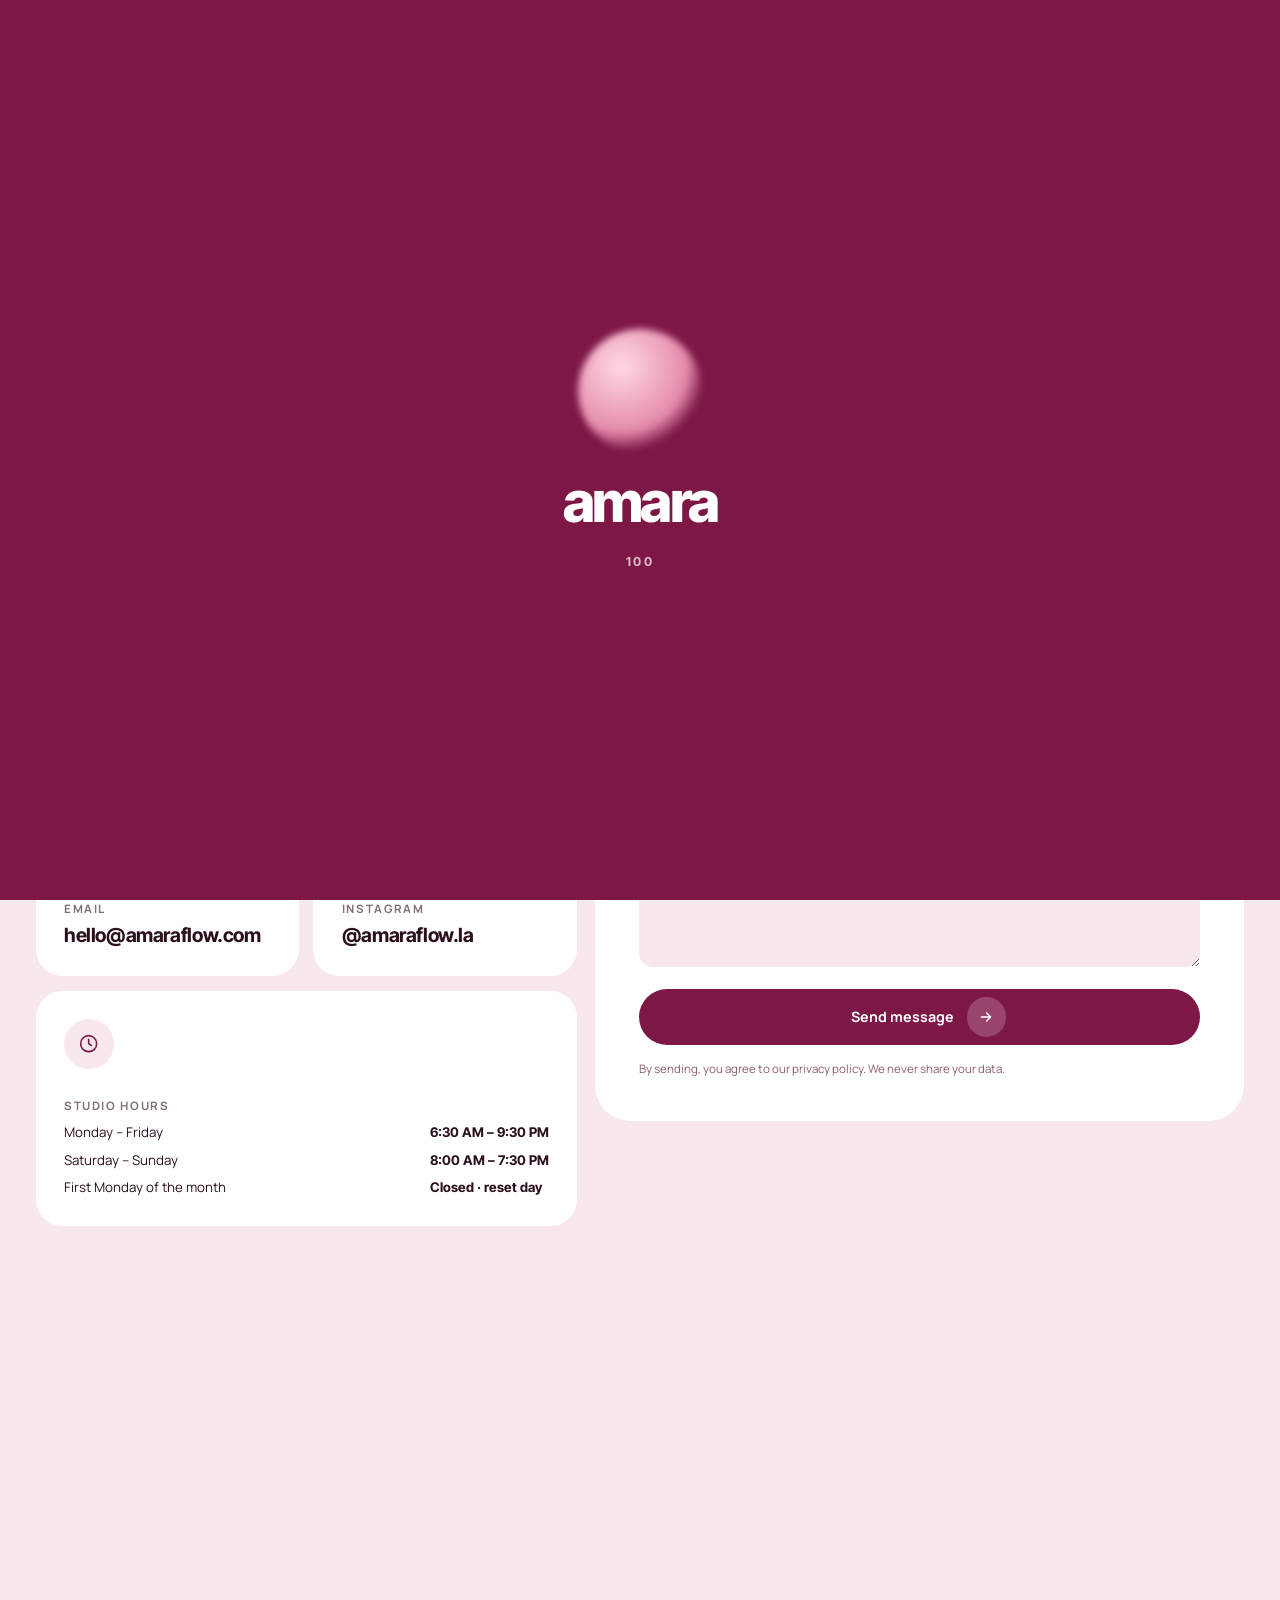
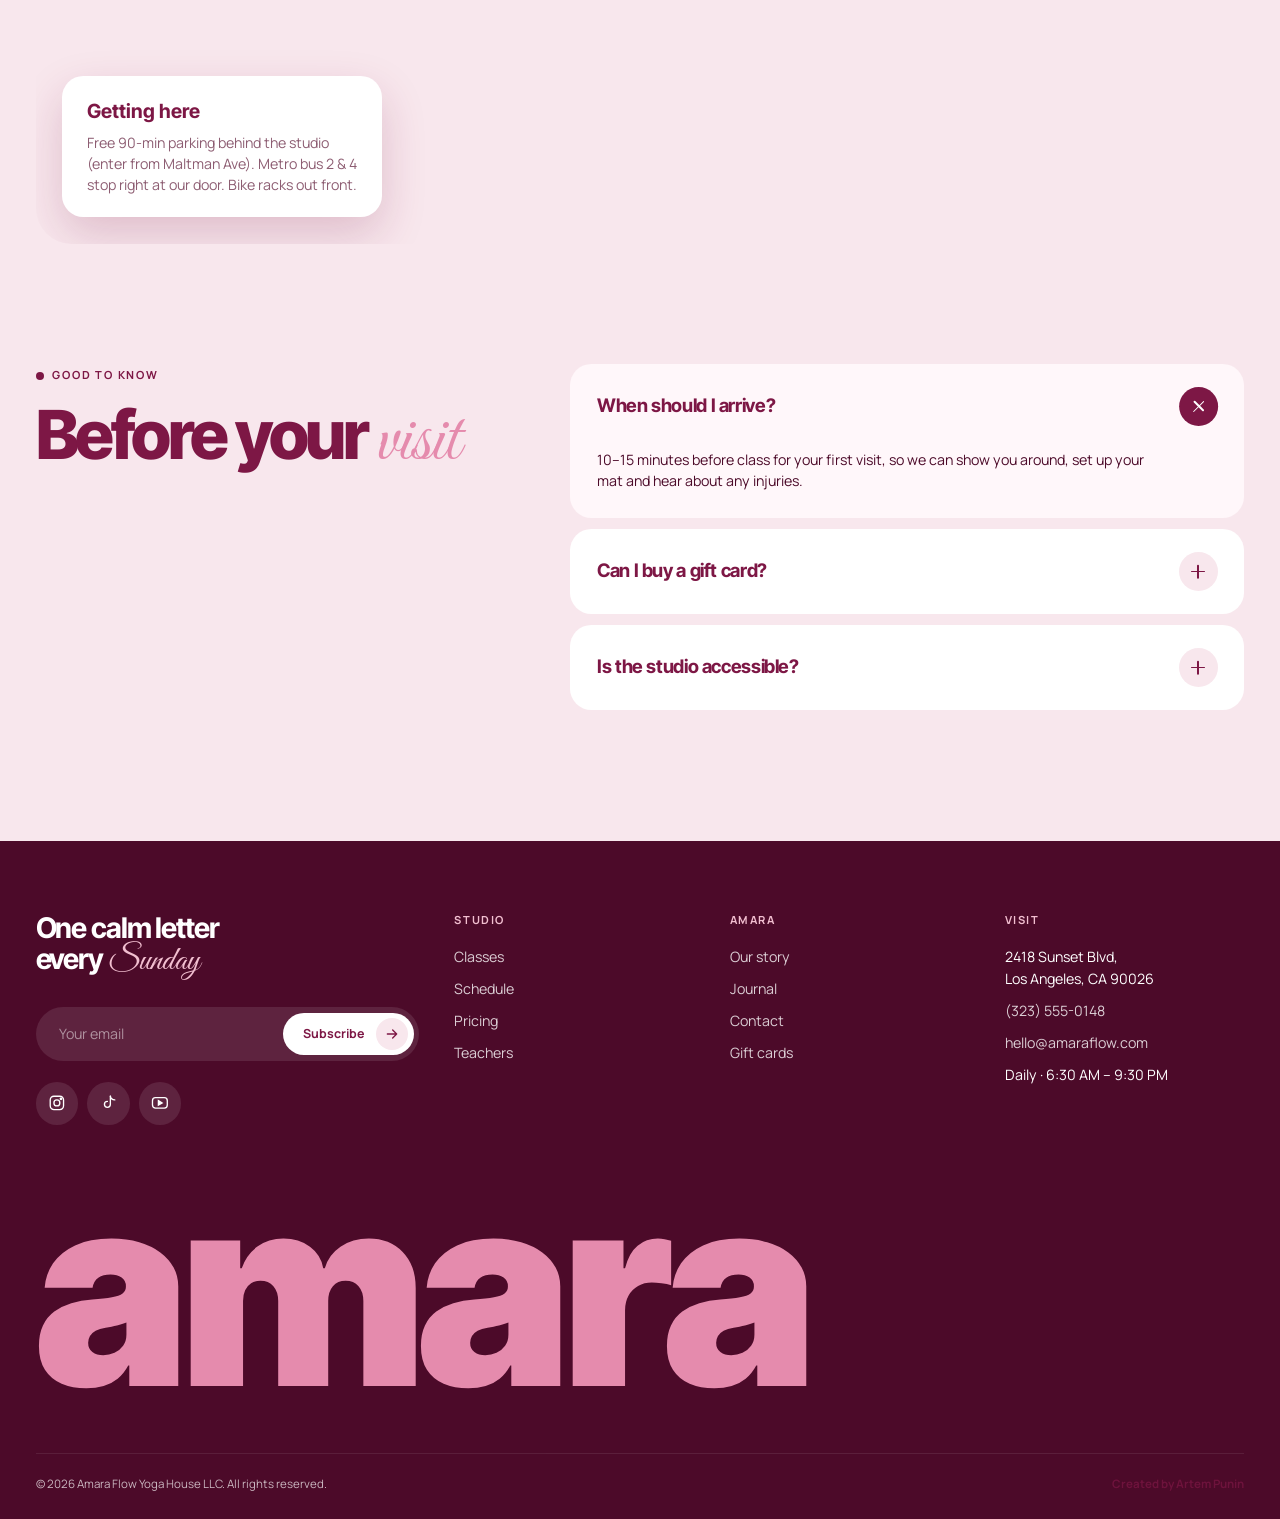
<file: contacts.html>
<!DOCTYPE html>
<html lang="en">
<head>
  <meta charset="UTF-8">
  <meta name="viewport" content="width=device-width, initial-scale=1.0">
  <title>Contact &amp; Visit — Amara Flow Yoga House</title>
  <meta name="description" content="Visit Amara Flow at 2418 Sunset Blvd, Silver Lake, Los Angeles. Hours, phone, email, parking and a contact form.">
  <link rel="icon" href="img/favicon.svg" type="image/svg+xml">

  <link rel="preconnect" href="https://fonts.googleapis.com">
  <link rel="preconnect" href="https://fonts.gstatic.com" crossorigin>
  <link href="https://fonts.googleapis.com/css2?family=Great+Vibes&family=Inter+Tight:wght@500;600;700;800;900&family=Manrope:wght@400;500;600;700;800&display=swap" rel="stylesheet">

  <link rel="stylesheet" href="css/style.css">
  <script>document.documentElement.classList.add('js');</script>
</head>
<body>

  <div class="preloader" aria-hidden="true">
    <div class="preloader__inner">
      <div class="preloader__orb"></div>
      <div class="preloader__word">amara</div>
      <div class="preloader__count">000</div>
    </div>
  </div>

  <!-- Header -->
  <header class="header">
    <div class="header__inner">
      <a href="index.html" class="logo"><img src="img/logo.svg" alt="">amara</a>
      <nav class="nav">
        <a href="index.html#classes">Classes</a>
        <a href="index.html#booking">Schedule</a>
        <a href="index.html#pricing">Pricing</a>
        <a href="about.html">About</a>
        <a href="blog.html">Journal</a>
        <a href="contacts.html">Contact</a>
      </nav>
      <div class="header__actions">
        <a href="index.html#booking" class="btn btn--sm" data-magnetic="0.2">Book a class<span class="btn__icon"><svg viewBox="0 0 24 24" fill="none" stroke="currentColor" stroke-width="2" stroke-linecap="round" stroke-linejoin="round"><path d="M5 12h14M13 6l6 6-6 6"/></svg></span></a>
        <button class="burger" type="button" aria-label="Open menu"><span></span><span></span></button>
      </div>
    </div>
  </header>

  <div class="menu">
    <nav class="menu__links">
      <a href="index.html#classes" style="--i:0">Classes</a>
      <a href="index.html#booking" style="--i:1">Schedule</a>
      <a href="index.html#pricing" style="--i:2">Pricing</a>
      <a href="about.html" style="--i:3">About</a>
      <a href="blog.html" style="--i:4">Journal</a>
      <a href="contacts.html" style="--i:5">Contact</a>
    </nav>
    <div class="menu__foot"><a href="tel:+13235550148">(323) 555-0148</a><span>Silver Lake, LA</span></div>
  </div>

  <main>
    <section class="page-hero">
      <span class="page-hero__blob"></span>
      <nav class="crumbs" data-reveal><a href="index.html">Home</a><span>/</span><span>Contact</span></nav>
      <div class="page-hero__row">
        <h1 class="page-hero__title" data-split>Say<br><em>hello</em></h1>
        <p class="lead" data-reveal style="--d:.3s">Questions about classes, private sessions, gift cards or corporate yoga? We read every message and reply within 2 hours during studio hours.</p>
      </div>
    </section>

    <section class="section container">
      <div class="contact-grid">
        <div class="contact-cards" data-stagger>
          <a class="contact-card" href="https://maps.google.com/?q=2418+Sunset+Blvd+Los+Angeles" target="_blank" rel="noopener">
            <div class="contact-card__icon"><svg viewBox="0 0 24 24" stroke-linecap="round" stroke-linejoin="round"><path d="M12 21s-7-6.2-7-11.5A7 7 0 0 1 19 9.5C19 14.8 12 21 12 21z"/><circle cx="12" cy="9.5" r="2.5"/></svg></div>
            <h3>Studio</h3>
            <p>2418 Sunset Blvd,<br>Los Angeles, CA 90026</p>
          </a>
          <a class="contact-card" href="tel:+13235550148">
            <div class="contact-card__icon"><svg viewBox="0 0 24 24" stroke-linecap="round" stroke-linejoin="round"><path d="M5 4h4l2 5-2.5 1.5a11 11 0 0 0 5 5L15 13l5 2v4a2 2 0 0 1-2 2A16 16 0 0 1 3 6a2 2 0 0 1 2-2z"/></svg></div>
            <h3>Call or text</h3>
            <p>(323) 555-0148</p>
          </a>
          <a class="contact-card" href="mailto:hello@amaraflow.com">
            <div class="contact-card__icon"><svg viewBox="0 0 24 24" stroke-linecap="round" stroke-linejoin="round"><rect x="3" y="5" width="18" height="14" rx="3"/><path d="M3 8l9 6 9-6"/></svg></div>
            <h3>Email</h3>
            <p>hello@amaraflow.com</p>
          </a>
          <a class="contact-card" href="#" aria-label="Instagram">
            <div class="contact-card__icon"><svg viewBox="0 0 24 24" stroke-linecap="round" stroke-linejoin="round"><rect x="3" y="3" width="18" height="18" rx="5"/><circle cx="12" cy="12" r="4"/></svg></div>
            <h3>Instagram</h3>
            <p>@amaraflow.la</p>
          </a>
          <div class="contact-card contact-card--wide">
            <div class="contact-card__icon"><svg viewBox="0 0 24 24" stroke-linecap="round" stroke-linejoin="round"><circle cx="12" cy="12" r="9"/><path d="M12 7v5l3 2"/></svg></div>
            <h3>Studio hours</h3>
            <div class="hours">
              <span>Monday – Friday</span><b>6:30 AM – 9:30 PM</b>
              <span>Saturday – Sunday</span><b>8:00 AM – 7:30 PM</b>
              <span>First Monday of the month</span><b>Closed · reset day</b>
            </div>
          </div>
        </div>

        <form class="contact-form" id="contact-form" novalidate data-reveal>
          <h2 class="h2">Write to <em>us</em></h2>
          <div class="form-grid">
            <input class="input" name="fullname" type="text" placeholder="Your name" required>
            <input class="input" name="email" type="email" placeholder="Email" required>
            <div class="full">
              <div class="field__label" style="margin:1.2rem 0 1rem">I'm asking about</div>
              <div class="radio-row">
                <label class="radio-pill"><input type="radio" name="topic" value="classes" checked><span>Classes</span></label>
                <label class="radio-pill"><input type="radio" name="topic" value="private"><span>Private sessions</span></label>
                <label class="radio-pill"><input type="radio" name="topic" value="corporate"><span>Corporate</span></label>
                <label class="radio-pill"><input type="radio" name="topic" value="gift"><span>Gift cards</span></label>
              </div>
            </div>
            <textarea class="input full" name="message" placeholder="How can we help?" required></textarea>
          </div>
          <button class="btn btn--block" type="submit" data-magnetic="0.1">Send message<span class="btn__icon"><svg viewBox="0 0 24 24" fill="none" stroke="currentColor" stroke-width="2" stroke-linecap="round" stroke-linejoin="round"><path d="M5 12h14M13 6l6 6-6 6"/></svg></span></button>
          <p class="form-note">By sending, you agree to our privacy policy. We never share your data.</p>
        </form>
      </div>
    </section>

    <section class="container">
      <div class="map" data-reveal="clip" data-cursor="Explore">
        <iframe title="Amara Flow on the map" loading="lazy" src="https://www.openstreetmap.org/export/embed.html?bbox=-118.2705%2C34.0715%2C-118.2505%2C34.0835&amp;layer=mapnik&amp;marker=34.0775%2C-118.2605"></iframe>
        <div class="map__card">
          <strong>Getting here</strong>
          <p class="muted">Free 90-min parking behind the studio (enter from Maltman Ave). Metro bus 2 &amp; 4 stop right at our door. Bike racks out front.</p>
        </div>
      </div>
    </section>

    <section class="section container">
      <div class="faq">
        <div class="faq__intro">
          <span class="eyebrow" data-reveal>Good to know</span>
          <h2 class="h2" data-split style="margin-top:2rem">Before your <em>visit</em></h2>
        </div>
        <div class="faq__list" data-stagger>
          <div class="faq__item is-open">
            <button class="faq__q" type="button">When should I arrive?<span class="faq__icon"></span></button>
            <div class="faq__a"><p>10–15 minutes before class for your first visit, so we can show you around, set up your mat and hear about any injuries.</p></div>
          </div>
          <div class="faq__item">
            <button class="faq__q" type="button">Can I buy a gift card?<span class="faq__icon"></span></button>
            <div class="faq__a"><p>Yes — digital gift cards from $50 are available at the front desk or by email. They never expire and work for any class, pack or membership.</p></div>
          </div>
          <div class="faq__item">
            <button class="faq__q" type="button">Is the studio accessible?<span class="faq__icon"></span></button>
            <div class="faq__a"><p>Both rooms are on the ground floor with step-free access, an accessible restroom and chairs available for chair-supported practice.</p></div>
          </div>
        </div>
      </div>
    </section>
  </main>

  <!-- Footer -->
  <footer class="footer" data-theme="dark">
    <div class="footer__top">
      <div>
        <p class="footer__lead">One calm letter<br>every <em>Sunday</em></p>
        <form class="subscribe" data-subscribe>
          <input type="email" placeholder="Your email" aria-label="Email">
          <button class="btn btn--light btn--sm" type="submit">Subscribe<span class="btn__icon"><svg viewBox="0 0 24 24" fill="none" stroke="currentColor" stroke-width="2" stroke-linecap="round" stroke-linejoin="round"><path d="M5 12h14M13 6l6 6-6 6"/></svg></span></button>
        </form>
        <div class="socials">
          <a href="#" aria-label="Instagram"><svg viewBox="0 0 24 24" fill="none" stroke="currentColor" stroke-width="1.8"><rect x="3" y="3" width="18" height="18" rx="5"/><circle cx="12" cy="12" r="4"/><circle cx="17.5" cy="6.5" r="1" fill="currentColor"/></svg></a>
          <a href="#" aria-label="TikTok"><svg viewBox="0 0 24 24" fill="none" stroke="currentColor" stroke-width="1.8" stroke-linecap="round"><path d="M14 3v11a4 4 0 1 1-4-4"/><path d="M14 3c.5 3 2.5 5 6 5"/></svg></a>
          <a href="#" aria-label="YouTube"><svg viewBox="0 0 24 24" fill="none" stroke="currentColor" stroke-width="1.8"><rect x="2" y="5" width="20" height="14" rx="4"/><path d="M10 9l5 3-5 3z" fill="currentColor"/></svg></a>
        </div>
      </div>
      <div><h4>Studio</h4><ul><li><a href="index.html#classes">Classes</a></li><li><a href="index.html#booking">Schedule</a></li><li><a href="index.html#pricing">Pricing</a></li><li><a href="index.html#team">Teachers</a></li></ul></div>
      <div><h4>Amara</h4><ul><li><a href="about.html">Our story</a></li><li><a href="blog.html">Journal</a></li><li><a href="contacts.html">Contact</a></li><li><a href="contacts.html">Gift cards</a></li></ul></div>
      <div><h4>Visit</h4><ul><li>2418 Sunset Blvd,<br>Los Angeles, CA 90026</li><li><a href="tel:+13235550148">(323) 555-0148</a></li><li><a href="mailto:hello@amaraflow.com">hello@amaraflow.com</a></li><li>Daily · 6:30 AM – 9:30 PM</li></ul></div>
    </div>
    <div class="footer__word" data-letters aria-hidden="true">amara</div>
    <div class="footer__bottom"><span>© <span data-year>2026</span> Amara Flow Yoga House LLC. All rights reserved.</span><a href="#" class="link-line">Created by Artem Punin</a></div>
  </footer>

  <script src="js/main.js" defer></script>
</body>
</html>
</file>
<file: css/style.css>
/* ==========================================================================
   AMARA FLOW — Yoga House
   Main stylesheet
   --------------------------------------------------------------------------
   1.  Variables & fluid scale
   2.  Base / reset
   3.  Utilities, typography, buttons
   4.  Cursor, preloader, header, mobile menu
   5.  Home: hero, marquee, manifesto, familiar, film
   6.  Home: classes, benefits, sequence, breath
   7.  Home: booking, calculator, plans
   8.  Home: team, voices, journal, faq, final CTA
   9.  Footer, modal, toast
   10. Inner pages: about, blog, post, contacts
   11. Reveal animations
   12. Responsive
   ========================================================================== */

/* 1. Variables & fluid scale
   ========================================================================== */
:root {
  --blush: #f8e7ed;
  --blush-2: #f3d6e0;
  --pink: #f2bfd0;
  --rose: #e58bad;
  --plum: #7d1745;
  --wine: #4c0a29;
  --ink: #2b0f1e;
  --muted: #8d5d72;
  --white: #ffffff;
  --sky: #b4d8f7;
  --sky-2: #86bbec;
  --violet: #b04ae0;
  --violet-2: #e98cff;
  --night: #120912;
  --night-2: #1e0f20;

  --ok: #4fb38a;
  --few: #f0a23b;
  --full: #d8486e;

  --radius-xl: 4rem;
  --radius-lg: 3rem;
  --radius: 2.4rem;
  --radius-sm: 1.6rem;

  --pad: 4rem;

  --ease: cubic-bezier(.22, 1, .36, 1);
  --ease-io: cubic-bezier(.65, 0, .35, 1);

  --font-display: "Inter Tight", "Helvetica Neue", Arial, sans-serif;
  --font-body: "Manrope", "Helvetica Neue", Arial, sans-serif;
  --font-script: "Great Vibes", cursive;
}

/* 1rem = 10px on a 1440px screen. Everything is sized in rem,
   so the whole layout scales proportionally with the viewport. */
html { font-size: calc(100vw / 144); }

@media (max-width: 1100px) { html { font-size: calc(100vw / 110); } }
@media (max-width: 820px)  { html { font-size: calc(100vw / 60); } }
@media (max-width: 500px)  { html { font-size: calc(100vw / 39); } }

/* 2. Base / reset
   ========================================================================== */
*,
*::before,
*::after { box-sizing: border-box; margin: 0; padding: 0; }

html { -webkit-text-size-adjust: 100%; scroll-behavior: smooth; }

body {
  font-family: var(--font-body);
  font-size: max(1.6rem, 13px);
  line-height: 1.5;
  color: var(--ink);
  background: var(--blush);
  overflow-x: clip;
  -webkit-font-smoothing: antialiased;
}

body::after {
  content: "";
  position: fixed;
  inset: 0;
  z-index: 990;
  pointer-events: none;
  background: url("../img/grain.svg");
  opacity: .07;
  mix-blend-mode: multiply;
}

img, video, svg, canvas { display: block; max-width: 100%; }
img { object-fit: cover; }
a { color: inherit; text-decoration: none; }
button { font: inherit; color: inherit; background: none; border: 0; cursor: pointer; }
input, select, textarea { font: inherit; color: inherit; }
ul, ol { list-style: none; }
::selection { background: var(--plum); color: #fff; }

/* 3. Utilities, typography, buttons
   ========================================================================== */
.container { padding-left: var(--pad); padding-right: var(--pad); }
/* ------------------------------------------------------------------
   Vertical rhythm
   Space between two blocks of <main> is always --gap:
   120px desktop · 80px tablet · 60px mobile landscape · 40px mobile portrait
   The film is the exception: it always keeps 120px around itself.
   ------------------------------------------------------------------ */
:root { --gap: 120px; }
@media (max-width: 1100px) { :root { --gap: 80px; } }
@media (max-width: 820px) { :root { --gap: 40px; } }
@media (orientation: landscape) and (max-height: 560px) { :root { --gap: 60px; } }

main > * { margin-top: var(--gap); }
main > :first-child { margin-top: 0; }

.section { padding-top: 0; padding-bottom: 0; position: relative; }
.section--tight { padding-top: 0; padding-bottom: 0; }

/* "Sound familiar?", booking and team — white background across the whole section */
#why, #booking, #team, #journal { background: var(--white); }
#why { padding: 120px var(--pad) 60px; }
#booking { padding: 120px var(--pad); }
#team { padding: 120px var(--pad); }
#journal { padding: 120px var(--pad); }
#why .panel, #booking .panel { padding: 0; border-radius: 0; background: transparent; }

.panel {
  background: var(--white);
  border-radius: var(--radius-xl);
  padding: 6rem;
  position: relative;
}

.eyebrow {
  display: inline-flex;
  align-items: center;
  gap: 1rem;
  font-size: max(1.25rem, 11px);
  font-weight: 700;
  letter-spacing: .16em;
  text-transform: uppercase;
  color: var(--plum);
}

.eyebrow::before {
  content: "";
  width: .9rem;
  height: .9rem;
  border-radius: 50%;
  background: currentColor;
  animation: pulse 2.4s var(--ease) infinite;
}

.h1, .h2, .h3 {
  font-family: var(--font-display);
  font-weight: 800;
  letter-spacing: -.05em;
  color: var(--plum);
}

.h2 { font-size: 7.6rem; line-height: .94; }
.h3 { font-size: 3.6rem; line-height: 1; letter-spacing: -.04em; }

.h2 em,
.h1 em,
.script {
  font-family: var(--font-script);
  font-style: normal;
  font-weight: 400;
  letter-spacing: 0;
  color: var(--rose);
}

.h2 em { font-size: 1.12em; line-height: .6; padding-right: .1em; }

.lead { font-size: max(1.9rem, 15px); line-height: 1.45; color: var(--wine); }
.muted { color: var(--muted); }

.head-row {
  display: flex;
  align-items: flex-end;
  justify-content: space-between;
  gap: 4rem;
  margin-bottom: 50px;
}

.head-row__side { max-width: 40rem; font-size: max(1.7rem, 14px); color: var(--wine); text-wrap: balance; }
.head-row__side--wide { max-width: 68rem; }
.head-row__side strong { color: var(--plum); }

.tag {
  display: inline-flex;
  align-items: center;
  gap: .6rem;
  padding: .7rem 1.4rem;
  border-radius: 10rem;
  background: rgba(255, 255, 255, .85);
  font-size: max(1.2rem, 11px);
  font-weight: 700;
  color: var(--plum);
}

/* Buttons ------------------------------------------------------------------ */
.btn {
  --bg: var(--plum);
  --fg: #fff;
  --hover: var(--wine);
  --hover-fg: #fff;
  position: relative;
  display: inline-flex;
  align-items: center;
  justify-content: center;
  gap: 1.4rem;
  padding: 1rem 1rem 1rem 3rem;
  min-height: 6.4rem;
  border-radius: 10rem;
  background: var(--bg);
  color: var(--fg);
  font-weight: 700;
  font-size: max(1.6rem, 13px);
  white-space: nowrap;
  overflow: hidden;
  isolation: isolate;
  transition: color .5s var(--ease), box-shadow .6s var(--ease), transform .6s var(--ease);
}

.btn::before {
  content: "";
  position: absolute;
  left: var(--x, 50%);
  top: var(--y, 50%);
  width: 0;
  aspect-ratio: 1;
  border-radius: 50%;
  background: var(--hover);
  transform: translate(-50%, -50%);
  transition: width .7s var(--ease);
  z-index: -1;
}

.btn:hover::before { width: 260%; }
.btn:hover { color: var(--hover-fg); }

.btn__icon {
  width: 4.4rem;
  height: 4.4rem;
  border-radius: 50%;
  display: grid;
  place-items: center;
  background: rgba(255, 255, 255, .2);
  transition: transform .6s var(--ease), background .5s;
  flex-shrink: 0;
}

.btn__icon svg { width: 1.8rem; height: 1.8rem; }
.btn:hover .btn__icon { transform: rotate(-45deg); background: rgba(255, 255, 255, .3); }

.btn--plain { padding: 1rem 3rem; }

.btn--light { --bg: #fff; --fg: var(--plum); --hover: var(--pink); --hover-fg: var(--wine); }
.final__actions .btn--light { --hover: var(--plum); --hover-fg: #fff; }
.btn--light .btn__icon { background: var(--blush); }

.btn--neon {
  --bg: linear-gradient(90deg, #cf6af2, #8b2ad0);
  --hover: #fff;
  --hover-fg: #6d1a9c;
  box-shadow: 0 0 4rem rgba(196, 90, 240, .55);
}

.btn--ghost { --bg: rgba(255, 255, 255, .5); --fg: var(--plum); --hover: var(--plum); --hover-fg: #fff; }

.btn--sm { min-height: 4.8rem; font-size: max(1.4rem, 12px); padding: .6rem .6rem .6rem 2.2rem; }
.btn--sm .btn__icon { width: 3.6rem; height: 3.6rem; }
.btn--block { width: 100%; }

.link-line {
  position: relative;
  font-weight: 700;
  color: var(--plum);
}

.link-line::after {
  content: "";
  position: absolute;
  left: 0;
  bottom: -.3rem;
  width: 100%;
  height: .2rem;
  background: currentColor;
  transform: scaleX(0);
  transform-origin: right;
  transition: transform .6s var(--ease);
}

.link-line:hover::after { transform: scaleX(1); transform-origin: left; }

/* Round arrow button */
.round-btn {
  width: 5.6rem;
  height: 5.6rem;
  border-radius: 50%;
  display: grid;
  place-items: center;
  background: #fff;
  color: var(--plum);
  transition: background .5s var(--ease), color .5s var(--ease), transform .5s var(--ease);
}

.round-btn svg { width: 2rem; height: 2rem; }
.round-btn:hover { background: var(--plum); color: #fff; transform: scale(1.08); }
.round-btn:disabled { opacity: .35; pointer-events: none; }

/* 4. Cursor, preloader, header, mobile menu
   ========================================================================== */
.cursor {
  position: fixed;
  top: 0;
  left: 0;
  z-index: 1000;
  pointer-events: none;
}

.cursor__dot,
.cursor__ring {
  position: absolute;
  top: 0;
  left: 0;
  border-radius: 50%;
  transform: translate(-50%, -50%);
}

.cursor__dot { width: 8px; height: 8px; background: var(--plum); transition: opacity .3s; }

.cursor__ring {
  width: 44px;
  height: 44px;
  display: grid;
  place-items: center;
  background: transparent;
  box-shadow: inset 0 0 0 2px rgba(229, 139, 173, .55);
  transition: width .5s var(--ease), height .5s var(--ease), background .5s var(--ease), box-shadow .5s var(--ease);
}

.cursor__label {
  font-size: 12px;
  font-weight: 700;
  color: #fff;
  letter-spacing: .06em;
  text-transform: uppercase;
  opacity: 0;
  transform: scale(.6);
  transition: opacity .4s, transform .5s var(--ease);
}

.cursor.is-hover .cursor__ring { width: 72px; height: 72px; background: rgba(229, 139, 173, .22); }
.cursor.is-label .cursor__ring { width: 96px; height: 96px; background: var(--plum); box-shadow: none; }
.cursor.is-label .cursor__label { opacity: 1; transform: scale(1); }
.cursor.is-label .cursor__dot { opacity: 0; }
.cursor.is-dark .cursor__dot { background: var(--pink); }
.cursor.is-dark .cursor__ring { box-shadow: inset 0 0 0 2px rgba(255, 255, 255, .7); }
.cursor.is-hidden { opacity: 0; }

@media (hover: none), (pointer: coarse) { .cursor { display: none; } }

/* Preloader */
.preloader {
  position: fixed;
  inset: 0;
  z-index: 1001;
  display: grid;
  place-items: center;
  background: var(--plum);
  color: #fff;
  transition: transform 1.1s var(--ease-io), border-radius 1.1s var(--ease-io);
}

.preloader.is-done { transform: translateY(-100%); border-radius: 0 0 50% 50%; pointer-events: none; }

.preloader__inner { display: flex; flex-direction: column; align-items: center; gap: 2.4rem; }

.preloader__orb {
  width: 14rem;
  height: 14rem;
  border-radius: 50%;
  background: radial-gradient(circle at 35% 30%, #ffd9e6, var(--rose) 55%, transparent 72%);
  filter: blur(.4rem);
  animation: breathe 2.6s var(--ease-io) infinite;
}

/* Same wordmark as the logo in the navigation */
.preloader__word {
  font-family: var(--font-display);
  font-weight: 800;
  font-size: 6.4rem;
  line-height: 1;
  letter-spacing: -.05em;
}
.preloader__count { font-family: var(--font-display); font-weight: 700; font-size: 1.4rem; letter-spacing: .2em; opacity: .7; }

/* Header */
.header {
  position: fixed;
  top: 2rem;
  left: 50%;
  z-index: 100;
  width: calc(100% - 8rem);
  transform: translateX(-50%);
  transition: transform .8s var(--ease);
}

.header__inner {
  display: flex;
  align-items: center;
  justify-content: space-between;
  gap: 2rem;
  padding: .8rem .8rem .8rem 2.4rem;
  border-radius: 10rem;
  background: rgba(255, 255, 255, .92);
  box-shadow: 0 1rem 4rem rgba(125, 23, 69, .08);
  transition: background .6s var(--ease), color .6s var(--ease);
}

.header.is-dark .header__inner { background: rgba(30, 15, 32, .92); color: #fff; }
.header.is-dark .logo { color: #fff; }
.header.is-dark .nav a:hover,
.header.is-dark .nav a.is-active { background: rgba(255, 255, 255, .12); }

.logo {
  display: inline-flex;
  align-items: center;
  gap: 1rem;
  font-family: var(--font-display);
  font-weight: 800;
  font-size: 2.2rem;
  letter-spacing: -.05em;
  color: var(--plum);
  transition: color .5s;
}

.logo img,
.logo svg { width: 3.6rem; height: 3.6rem; transition: transform 1s var(--ease); }
.logo:hover img,
.logo:hover svg { transform: rotate(180deg); }

.nav { display: flex; gap: .4rem; }

.nav a {
  position: relative;
  display: block;
  padding: 1.2rem 1.8rem;
  border-radius: 10rem;
  font-size: max(1.4rem, 12px);
  font-weight: 600;
  line-height: 1.4;
  overflow: hidden;
  transition: background .4s var(--ease);
}

.nav a span { position: relative; display: block; transition: transform .6s var(--ease); }
.nav a span::after { content: attr(data-text); position: absolute; left: 0; top: 100%; padding-top: 1.2rem; }
.nav a:hover span { transform: translateY(calc(-100% - 1.2rem)); }
.nav a:hover,
.nav a.is-active { background: rgba(255, 255, 255, .8); }

.header__actions { display: flex; align-items: center; gap: 1rem; }

.burger {
  display: none;
  width: 5.2rem;
  height: 5.2rem;
  border-radius: 50%;
  background: var(--plum);
  position: relative;
}

.burger span {
  position: absolute;
  left: 50%;
  width: 2rem;
  height: .2rem;
  margin-left: -1rem;
  background: #fff;
  border-radius: 1rem;
  transition: transform .5s var(--ease), top .5s var(--ease);
}

.burger span:nth-child(1) { top: calc(50% - .4rem); }
.burger span:nth-child(2) { top: calc(50% + .3rem); }
.menu-open .burger span:nth-child(1) { top: 50%; transform: rotate(45deg); }
.menu-open .burger span:nth-child(2) { top: 50%; transform: rotate(-45deg); }

.menu {
  position: fixed;
  inset: 0;
  z-index: 99;
  display: flex;
  flex-direction: column;
  justify-content: flex-end;
  padding: 12rem 2.4rem 4rem;
  background: linear-gradient(170deg, var(--pink), var(--rose));
  clip-path: circle(0% at calc(100% - 4.6rem) 4.6rem);
  transition: clip-path 1s var(--ease-io);
}

.menu-open .menu { clip-path: circle(150% at calc(100% - 4.6rem) 4.6rem); }

.menu__links a {
  display: block;
  font-family: var(--font-display);
  font-weight: 800;
  font-size: 5.6rem;
  line-height: 1.1;
  letter-spacing: -.05em;
  color: var(--wine);
  opacity: 0;
  transform: translateY(3rem);
  transition: opacity .6s var(--ease), transform .8s var(--ease);
}

.menu-open .menu__links a { opacity: 1; transform: none; transition-delay: calc(.3s + var(--i) * .06s); }
.menu__foot { margin-top: 4rem; display: flex; justify-content: space-between; font-weight: 600; color: var(--wine); }

/* 5. Home: hero, marquee, manifesto, familiar, film
   ========================================================================== */
.hero { padding: 0; height: 100vh; height: 100svh; min-height: 72rem; }

.hero__card {
  position: relative;
  height: 100%;
  border-radius: 0;
  overflow: hidden;
  background:
    radial-gradient(60% 70% at 15% 25%, #fde3ec 0%, transparent 60%),
    radial-gradient(50% 60% at 90% 15%, #f8c9da 0%, transparent 60%),
    linear-gradient(165deg, #fdebf1 0%, #f5c6d6 55%, #eeb0c6 100%);
}

.hero__blob {
  position: absolute;
  border-radius: 50%;
  filter: blur(6rem);
  animation: drift 16s ease-in-out infinite;
}

.hero__blob--1 { width: 46rem; height: 46rem; left: -10rem; bottom: -14rem; background: #f19dbb; opacity: .7; }
.hero__blob--2 { width: 40rem; height: 40rem; right: -6rem; top: -10rem; background: #fff; opacity: .7; animation-delay: -5s; }
.hero__blob--3 { width: 22rem; height: 22rem; right: 24%; bottom: 10%; background: var(--rose); opacity: .35; animation-delay: -9s; }

.hero__heading { position: absolute; top: 10rem; left: 0; right: 0; z-index: 1; }

.hero__title {
  text-align: center;
  font-family: var(--font-display);
  font-weight: 900;
  font-size: 24rem;
  line-height: .8;
  letter-spacing: .01em;
  color: #fff;
  white-space: nowrap;
  text-shadow: 0 2rem 6rem rgba(125, 23, 69, .1);
}

.hero__title .char {
  display: inline-block;
  opacity: 0;
  transform: translateY(35%) rotate(8deg);
  filter: blur(12px);
  transition: opacity 1.4s var(--ease), transform 1.6s var(--ease), filter 1.4s var(--ease);
  transition-delay: calc(.25s + var(--i) * .08s);
}

.is-loaded .hero__title .char { opacity: 1; transform: none; filter: blur(0); }

.hero__script {
  position: absolute;
  top: 25rem;
  z-index: 3;
  font-family: var(--font-script);
  font-size: 11.5rem;
  line-height: 1;
  color: var(--plum);
  opacity: 0;
  transform: translateY(3rem);
  transition: opacity 1.4s var(--ease) 1s, transform 1.6s var(--ease) 1s;
}

.hero__script--l { left: 6rem; }
.hero__script--r { right: 6rem; }
.is-loaded .hero__script { opacity: 1; transform: none; }

.hero__figure {
  position: absolute;
  left: 50%;
  bottom: 0;
  z-index: 2;
  width: 46rem;
  height: 64rem;
  margin-left: -23rem;
}

.hero__arch {
  width: 100%;
  height: 100%;
  border-radius: 23rem 23rem 0 0;
  overflow: hidden;
  clip-path: inset(100% 0 0 0 round 23rem 23rem 0 0);
  transition: clip-path 1.8s var(--ease-io) .3s;
  box-shadow: 0 -2rem 8rem rgba(125, 23, 69, .15);
}

.is-loaded .hero__arch { clip-path: inset(0 0 0 0 round 23rem 23rem 0 0); }
/* Framing: the figure sits in the lower part of the source photo,
   so the window is shifted down and zoomed — less ceiling, full legs */
.hero__arch img {
  width: 100%;
  height: 100%;
  object-fit: cover;
  object-position: 50% 100%;
  transform: scale(1.5);
  transform-origin: 50% 90%;
  transition: transform 2.4s var(--ease) .3s;
}

.is-loaded .hero__arch img { transform: scale(1.35); }

.hero__chip {
  position: absolute;
  z-index: 4;
  padding: 1.1rem 1.8rem;
  border-radius: 10rem;
  background: rgba(255, 255, 255, .85);
  font-size: max(1.3rem, 11px);
  font-weight: 700;
  color: var(--plum);
  box-shadow: 0 1rem 3rem rgba(125, 23, 69, .08);
}

.hero__chip--1 { left: 34%; top: 48%; }
.hero__chip--2 { right: 33%; top: 58%; }

.hero__cta { position: absolute; left: 5rem; bottom: 9rem; z-index: 4; display: flex; flex-direction: column; gap: 2.4rem; }

.hero__rating { display: flex; align-items: center; gap: 1.2rem; font-size: max(1.3rem, 11px); color: var(--wine); }
.hero__avatars { display: flex; }
.hero__avatars img { width: 3.6rem; height: 3.6rem; border-radius: 50%; margin-left: -1rem; box-shadow: 0 0 0 .3rem #f6d0dd; }
.hero__avatars img:first-child { margin-left: 0; }

.hero__aside {
  position: absolute;
  right: 5rem;
  bottom: 9rem;
  z-index: 4;
  width: 30rem;
  font-size: max(1.9rem, 14px);
  line-height: 1.35;
  color: var(--wine);
}

.hero__aside strong { color: var(--plum); }

/* Marquee */
.marquee-wrap { position: relative; padding: 0; overflow: visible; }

.marquee {
  display: flex;
  overflow: hidden;
  padding: 2.2rem 0;
  margin: 0 -2rem;
  background: var(--plum);
  color: #fff;
  transform: rotate(-2.5deg);
  position: relative;
  z-index: 2;
}



.marquee__track { display: flex; flex-shrink: 0; align-items: center; gap: 4rem; padding-right: 4rem; will-change: transform; }

.marquee__item {
  display: flex;
  align-items: center;
  gap: 4rem;
  font-family: var(--font-display);
  font-weight: 800;
  font-size: 4.4rem;
  letter-spacing: -.04em;
  white-space: nowrap;
}

.marquee__item i { font-family: var(--font-script); font-style: normal; font-weight: 400; font-size: 1.2em; letter-spacing: 0; }
.marquee__item svg { width: 3.4rem; height: 3.4rem; animation: spin 8s linear infinite; }

/* Manifesto */
.manifesto { padding: 0 var(--pad); text-align: center; }

.manifesto__text {
  max-width: 124rem;
  margin: 3rem auto 0;
  font-family: var(--font-display);
  font-weight: 700;
  font-size: 6.2rem;
  line-height: 1.12;
  letter-spacing: -.045em;
  color: var(--plum);
}

.manifesto__text .word { opacity: .14; transition: opacity .5s var(--ease); }
.manifesto__text .word.is-on { opacity: 1; }



/* Familiar (pain points) */
.familiar__grid { display: grid; grid-template-columns: repeat(4, 1fr); gap: 1.6rem; }

.pain {
  position: relative;
  display: flex;
  flex-direction: column;
  padding: 1.2rem;
  border-radius: var(--radius);
  background: var(--blush);
  transition: background .6s var(--ease), box-shadow .6s var(--ease), transform .6s var(--ease);
  transform-style: preserve-3d;
  will-change: transform;
}

.pain:hover { background: #fde6ee; box-shadow: 0 3rem 6rem rgba(125, 23, 69, .12); }

.pain__img { border-radius: var(--radius-sm); overflow: hidden; aspect-ratio: 1.15; }
.pain__img img { width: 100%; height: 100%; transition: transform 1.2s var(--ease); }
.pain:hover .pain__img img { transform: scale(1.1); }

/* Number badge sits in the top-left corner of every card */
.pain__num {
  position: absolute;
  top: 2.4rem;
  left: 2.4rem;
  z-index: 2;
  display: grid;
  place-items: center;
  width: 3.8rem;
  height: 3.8rem;
  border-radius: 50%;
  background: #fff;
  font-size: max(1.4rem, 12px);
  font-weight: 800;
  color: var(--plum);
  transition: background .5s, color .5s;
}

.pain:hover .pain__num { background: var(--plum); color: #fff; }
.pain__body { padding: 1.4rem 1.2rem 1.2rem; transform: translateZ(3rem); }
.pain__body h3 { font-family: var(--font-display); font-size: 2.2rem; font-weight: 800; line-height: 1.05; letter-spacing: -.03em; color: var(--plum); margin-bottom: .8rem; }
.pain__body p { font-size: max(1.4rem, 12px); line-height: 1.45; color: var(--muted); }

.familiar__foot {
  display: flex;
  align-items: center;
  justify-content: space-between;
  gap: 3rem;
  margin-top: 4rem;
  padding: 2.4rem 2.4rem 2.4rem 3.6rem;
  border-radius: 10rem;
  background: linear-gradient(90deg, var(--blush), #fde9f0);
}

.familiar__foot p { font-size: max(1.9rem, 14px); color: var(--wine); }
.familiar__foot strong { color: var(--plum); }

/* Film */
/* 200px of pink above the video frame at every screen size,
   the next section follows the video directly, 100vh of visible video */
.film { position: relative; height: 220vh; margin: 120px 0 0; }

.film__sticky {
  position: sticky;
  top: 0;
  height: 100vh;
  display: grid;
  place-items: center;
  overflow: hidden;
}

.film__frame {
  position: absolute;
  inset: 0;
  clip-path: inset(var(--iy, 80px) var(--ix, 26%) round var(--r, 4rem));
  will-change: clip-path;
}

.film__frame video { width: 100%; height: 100%; object-fit: cover; transform: scale(var(--vs, 1.25)); }
.film__frame::after { content: ""; position: absolute; inset: 0; background: linear-gradient(180deg, rgba(76, 10, 41, .1), rgba(76, 10, 41, .55)); }

.film__caption {
  position: relative;
  z-index: 2;
  text-align: center;
  color: #fff;
  font-family: var(--font-display);
  font-weight: 800;
  font-size: 9rem;
  line-height: .95;
  letter-spacing: -.05em;
  opacity: var(--co, 0);
  transform: translateY(calc((1 - var(--co, 0)) * 6rem));
}

.film__caption em { font-family: var(--font-script); font-style: normal; font-weight: 400; color: var(--pink); letter-spacing: 0; font-size: 1.15em; }

.film__meta {
  position: absolute;
  z-index: 2;
  bottom: 4rem;
  left: var(--pad);
  right: var(--pad);
  display: flex;
  justify-content: space-between;
  color: #fff;
  font-size: max(1.4rem, 12px);
  font-weight: 600;
  opacity: var(--co, 0);
}

/* 6. Home: classes, benefits, sequence, breath
   ========================================================================== */
/* Sections after the film — soft pink instead of night purple */
.dark {
  background: linear-gradient(180deg, #fdeef3 0%, var(--blush-2) 100%);
  color: var(--wine);
}

.dark .h2 { color: var(--plum); }
.dark .h2 em { color: var(--rose); text-shadow: none; }
.dark .eyebrow { color: var(--plum); }

/* The pink band follows the video with no gap */
.classes { position: relative; margin-top: 0; }

.classes::before {
  content: "";
  position: absolute;
  top: 10%;
  left: 30%;
  width: 60rem;
  height: 60rem;
  border-radius: 50%;
  background: radial-gradient(circle, rgba(229, 139, 173, .55), transparent 65%);
  filter: blur(4rem);
  pointer-events: none;
}

.classes__sticky {
  position: sticky;
  top: 0;
  height: 100vh;
  overflow: hidden;
  display: flex;
  flex-direction: column;
  justify-content: flex-start;
  padding-top: 120px;
}

.classes__head { padding: 0 var(--pad); margin-bottom: 4rem; }
.classes__head .head-row__side { color: var(--wine); }

.classes__track { display: flex; gap: 2.4rem; padding: 0 var(--pad); will-change: transform; flex: 1; min-height: 0; }

.class-card {
  position: relative;
  flex: 0 0 36rem;
  height: auto;
  border-radius: var(--radius-lg);
  overflow: hidden;
  isolation: isolate;
  background: var(--blush);
  transition: box-shadow .8s var(--ease), transform .8s var(--ease);
}

.class-card img {
  position: absolute;
  inset: 0;
  width: 100%;
  height: 100%;
  z-index: -2;
  filter: saturate(1.05) brightness(1.02);
  transition: transform 1.4s var(--ease), filter 1s var(--ease);
}

.class-card::after {
  content: "";
  position: absolute;
  inset: 0;
  z-index: -1;
  background: linear-gradient(180deg, rgba(76, 10, 41, .5) 0%, rgba(76, 10, 41, .12) 38%, rgba(76, 10, 41, .88) 100%);
  transition: opacity .8s;
}

.class-card:hover { box-shadow: 0 0 0 .2rem rgba(229, 139, 173, .8), 0 0 8rem rgba(229, 139, 173, .6); transform: translateY(-1rem); }
.class-card:hover img { transform: scale(1.08); filter: saturate(1.15) brightness(1.05); }

.class-card__top { display: flex; justify-content: space-between; padding: 2.2rem 2.4rem; font-size: max(1.4rem, 12px); font-weight: 600; color: #fff; }
.class-card__top span:first-child { padding: .5rem 1.2rem; border-radius: 10rem; background: rgba(255, 255, 255, .18); }

.class-card__bottom { position: absolute; left: 0; right: 0; bottom: 0; padding: 2.8rem 2.4rem; color: #fff; }
.class-card__bottom h3 { font-family: var(--font-display); font-weight: 800; font-size: 3.4rem; line-height: 1; letter-spacing: -.04em; margin-bottom: 1.2rem; }
.class-card__bottom p { font-size: max(1.4rem, 12px); line-height: 1.5; color: rgba(255, 255, 255, .75); }

.class-card__more {
  display: grid;
  grid-template-rows: 0fr;
  transition: grid-template-rows .8s var(--ease);
}

.class-card__more > div { overflow: hidden; }
.class-card:hover .class-card__more { grid-template-rows: 1fr; }

.class-card__meta { display: flex; justify-content: space-between; align-items: center; padding-top: 2rem; font-size: max(1.3rem, 11px); }
.level { display: flex; gap: .5rem; align-items: center; }
/* Crisp dots — no glow, so three filled dots can't smear into a light square */
.level i { width: .8rem; height: .8rem; border-radius: 50%; background: rgba(255, 255, 255, .35); }
.level i.on { background: #fff; box-shadow: none; }

.class-card--end {
  display: flex;
  flex-direction: column;
  justify-content: space-between;
  padding: 3.2rem;
  color: #fff;
  background: radial-gradient(circle at 30% 20%, #f5b0c8, var(--rose) 45%, var(--plum) 100%);
}

.class-card--end::after { display: none; }
.class-card--end h3 { font-family: var(--font-display); font-weight: 800; font-size: 4.4rem; line-height: .95; letter-spacing: -.05em; }

.classes__progress { margin: 120px var(--pad) 0; height: .3rem; background: rgba(125, 23, 69, .12); border-radius: 1rem; overflow: hidden; }
.classes__progress i { display: block; height: 100%; width: 100%; background: linear-gradient(90deg, var(--plum), var(--rose)); transform-origin: left; transform: scaleX(var(--p, 0)); }

/* Benefits */
/* Continues the pink band that starts in the classes section */
.benefits {
  margin-top: 0;
  padding: 80px var(--pad) var(--gap);
  text-align: center;
  position: relative;
  overflow: hidden;
  background: var(--blush-2);
}
.benefits .h2 { margin: 2rem 0 1.6rem; }
.benefits__sub { color: var(--muted); margin-bottom: 7rem; }

.benefits__row { display: flex; justify-content: center; }

.orb {
  position: relative;
  width: 23rem;
  height: 23rem;
  margin-left: -2.4rem;
  border-radius: 50%;
  display: grid;
  place-items: center;
  text-align: center;
  transition: transform .8s var(--ease), box-shadow .8s var(--ease), z-index 0s;
}

.orb:first-child { margin-left: 0; }

.orb--fill {
  z-index: 2;
  padding: 3rem;
  color: #fff;
  background: radial-gradient(circle at 30% 25%, #f7c2d6, var(--rose) 55%, var(--plum) 100%);
  box-shadow: 0 0 6rem rgba(229, 139, 173, .55);
  font-family: var(--font-display);
  font-weight: 800;
  font-size: 2.2rem;
  line-height: 1.1;
  letter-spacing: -.02em;
}

.orb--icon {
  z-index: 1;
  background: radial-gradient(circle at 50% 35%, #ffffff, #f6d6e2 75%);
  box-shadow: inset 0 0 3rem rgba(229, 139, 173, .35), 0 0 0 .1rem rgba(125, 23, 69, .08);
}

.orb--icon svg {
  width: 10rem;
  height: 10rem;
  fill: none;
  stroke: var(--plum);
  stroke-width: 1.6;
  stroke-linecap: round;
  stroke-linejoin: round;
  filter: drop-shadow(0 0 .6rem rgba(229, 139, 173, .95)) drop-shadow(0 0 1.8rem rgba(229, 139, 173, .6));
  transition: transform 1s var(--ease);
}

.orb--icon svg * { stroke-dasharray: 400; stroke-dashoffset: 400; transition: stroke-dashoffset 2.4s var(--ease); }
.benefits.is-in .orb--icon svg * { stroke-dashoffset: 0; }

/* Icon circles stay behind the filled ones even while hovered */
.orb:hover { transform: translateY(-2rem) scale(1.06); }
.orb--icon:hover { z-index: 1; box-shadow: inset 0 0 3rem rgba(229, 139, 173, .5), 0 0 6rem rgba(229, 139, 173, .5); }
.orb--fill:hover { z-index: 5; box-shadow: 0 0 10rem rgba(229, 139, 173, .9); }
.orb--icon:hover svg { transform: rotate(-8deg) scale(1.1); }

.orb__note {
  position: absolute;
  top: calc(100% + 2rem);
  left: 50%;
  width: 22rem;
  margin-left: -11rem;
  font-family: var(--font-body);
  font-weight: 500;
  font-size: max(1.35rem, 11px);
  line-height: 1.45;
  color: var(--muted);
  opacity: 0;
  transform: translateY(-1rem);
  transition: opacity .6s, transform .8s var(--ease);
}

.orb:hover .orb__note { opacity: 1; transform: none; }

/* Sequence */
.sequence { position: relative; height: 520vh; margin-top: 0; }

.sequence__sticky {
  position: sticky;
  top: 0;
  height: 100vh;
  display: grid;
  grid-template-columns: 1fr 1fr;
  align-items: start;
  gap: 6rem;
  padding: 120px var(--pad) 40px;
}

.sequence__info .h2 { margin: 2rem 0 4rem; }

.seq-steps { display: flex; gap: .8rem; margin-bottom: 4rem; }
.seq-steps li { flex: 1; height: .5rem; border-radius: 1rem; background: rgba(125, 23, 69, .12); overflow: hidden; }
.seq-steps li i { display: block; height: 100%; background: var(--plum); transform-origin: left; transform: scaleX(var(--p, 0)); }

.seq-details { position: relative; min-height: 26rem; }

.seq-detail {
  position: absolute;
  inset: 0;
  opacity: 0;
  transform: translateY(3rem);
  transition: opacity .7s var(--ease), transform .9s var(--ease);
  pointer-events: none;
}

.seq-detail.is-active { opacity: 1; transform: none; pointer-events: auto; }

.seq-detail__num { font-family: var(--font-display); font-weight: 800; font-size: 1.6rem; color: var(--rose); letter-spacing: .1em; }
.seq-detail h3 { font-family: var(--font-display); font-weight: 800; font-size: 5.2rem; line-height: 1; letter-spacing: -.05em; color: var(--plum); margin: 1rem 0 .4rem; }
.seq-detail__sk { font-family: var(--font-script); font-size: 3.6rem; color: var(--rose); line-height: 1.2; }
.seq-detail p { margin-top: 1.6rem; max-width: 50rem; color: var(--wine); }

.seq-detail__breath {
  display: inline-flex;
  gap: 1rem;
  align-items: center;
  margin-top: 2rem;
  padding: 1rem 1.8rem;
  border-radius: 10rem;
  background: #fff;
  font-weight: 700;
  font-size: max(1.4rem, 12px);
  color: var(--plum);
}

.seq-detail__breath::before { content: ""; width: 1rem; height: 1rem; border-radius: 50%; background: var(--rose); animation: breathe 3s ease-in-out infinite; }

.sequence__stage {
  position: relative;
  height: calc(100vh - 160px);
  border-radius: var(--radius-xl);
  overflow: hidden;
  background: #efb5c8;
}

.seq-img {
  position: absolute;
  inset: 0;
  opacity: 0;
  transform: scale(1.1);
  transition: opacity 1s var(--ease), transform 1.6s var(--ease);
}

.seq-img.is-active { opacity: 1; transform: scale(1); }
.seq-img img { width: 100%; height: 100%; object-fit: cover; object-position: center 30%; }

/* Per-pose framing: these three are shown whole, smaller and centred,
   so raised hands and the full body stay inside the frame */
.seq-img--fit img,
.seq-img--up img { object-fit: contain; object-position: center; }

/* She stands left of centre in this frame, so the photo is shifted right */
.seq-img--full img { object-fit: contain; object-position: 72% center; }

.seq-ring {
  position: absolute;
  right: 2.4rem;
  bottom: 2.4rem;
  z-index: 2;
  width: 11rem;
  height: 11rem;
  border-radius: 50%;
  background: rgba(255, 255, 255, .85);
  display: grid;
  place-items: center;
}

.seq-ring svg { position: absolute; inset: .8rem; width: calc(100% - 1.6rem); height: calc(100% - 1.6rem); transform: rotate(-90deg); }
.seq-ring circle { fill: none; stroke-width: 4; }
.seq-ring .track { stroke: rgba(125, 23, 69, .12); }
.seq-ring .bar { stroke: var(--plum); stroke-linecap: round; stroke-dasharray: 283; stroke-dashoffset: 283; }
.seq-ring span { font-family: var(--font-display); font-weight: 800; font-size: 2.4rem; color: var(--plum); }

.seq-label {
  position: absolute;
  top: 2.4rem;
  left: 2.4rem;
  z-index: 2;
}

/* Breath */
.breath {
  display: grid;
  grid-template-columns: 1fr 1.25fr 1fr;
  align-items: start;
  gap: 4rem;
  margin-top: 190px;
  padding: 0 var(--pad);
}
.breath__intro .h2 { font-size: 6.4rem; margin: 0 0 2.4rem; }
.breath__intro p { margin-bottom: 3.2rem; color: var(--wine); }

/* The sphere is drawn inside a square canvas, so the block is lifted
   to make the sphere itself start at the same line as the columns */
.breath__stage { position: relative; aspect-ratio: 1; margin-top: -17%; cursor: grab; }
.breath__stage:active { cursor: grabbing; }
.breath__stage canvas { width: 100%; height: 100%; }

.breath__label {
  position: absolute;
  inset: 0;
  display: flex;
  flex-direction: column;
  align-items: center;
  justify-content: center;
  pointer-events: none;
  text-align: center;
}

.breath__phase { font-family: var(--font-script); font-size: 7.2rem; line-height: 1; color: var(--plum); transition: opacity .5s; }
.breath__count { font-family: var(--font-display); font-weight: 800; font-size: 2rem; color: var(--wine); margin-top: .6rem; letter-spacing: .1em; }
.breath__hint { position: absolute; bottom: 0; left: 0; right: 0; text-align: center; font-size: max(1.3rem, 11px); color: var(--muted); }

.breath__patterns { display: flex; flex-direction: column; gap: 1.2rem; }

.pattern {
  display: flex;
  justify-content: space-between;
  align-items: center;
  padding: 2rem 2.4rem;
  border-radius: var(--radius);
  background: #fff;
  text-align: left;
  transition: background .5s var(--ease), color .5s var(--ease), transform .6s var(--ease);
}

.pattern strong { display: block; font-family: var(--font-display); font-size: 2.2rem; letter-spacing: -.03em; }
.pattern small { font-size: max(1.3rem, 11px); opacity: .7; }
.pattern b { font-family: var(--font-display); font-size: 1.6rem; padding: .6rem 1.2rem; border-radius: 10rem; background: var(--blush); color: var(--plum); transition: background .5s; }
.pattern:hover { transform: translateX(1rem); }
.pattern.is-active { background: var(--plum); color: #fff; }
.pattern.is-active b { background: rgba(255, 255, 255, .15); color: #fff; }

/* 7. Home: booking, calculator, plans
   ========================================================================== */
.booking__grid { display: grid; grid-template-columns: 1.05fr 1fr; gap: 3rem; align-items: start; }

/* Calendar stays in view while the longer list of classes scrolls */
.cal { position: sticky; top: 12rem; padding: 3.2rem; border-radius: var(--radius-lg); background: var(--blush); }
.cal__head { display: flex; justify-content: space-between; align-items: center; gap: 2rem; }
.cal__month { font-family: var(--font-display); font-weight: 800; font-size: 3.2rem; letter-spacing: -.04em; color: var(--plum); }
.cal__nav { display: flex; gap: .8rem; }

.cal__legend { display: flex; flex-wrap: wrap; gap: 1.2rem 2.4rem; margin: 2.4rem 0; font-size: max(1.3rem, 11px); font-weight: 600; color: var(--muted); }
.cal__legend span { display: inline-flex; align-items: center; gap: .8rem; }
.cal__legend span::before { content: ""; width: 1rem; height: 1rem; border-radius: 50%; background: var(--c); }

.cal__week,
.cal__grid { display: grid; grid-template-columns: repeat(7, 1fr); gap: .8rem; }
.cal__week { margin-bottom: 1rem; text-align: center; font-size: max(1.2rem, 10px); font-weight: 700; text-transform: uppercase; letter-spacing: .1em; color: var(--muted); }

.day {
  position: relative;
  aspect-ratio: 1;
  display: flex;
  flex-direction: column;
  justify-content: space-between;
  padding: 1rem;
  border-radius: var(--radius-sm);
  background: #fff;
  text-align: left;
  font-family: var(--font-display);
  font-weight: 700;
  font-size: 1.9rem;
  transition: transform .5s var(--ease), box-shadow .5s var(--ease), background .4s, color .4s;
}

.day:hover { transform: translateY(-.4rem); box-shadow: 0 1.2rem 2.4rem rgba(125, 23, 69, .12); }
.day__bar { height: .5rem; border-radius: 1rem; background: rgba(125, 23, 69, .08); overflow: hidden; }
.day__bar i { display: block; height: 100%; width: var(--fill); background: var(--ok); border-radius: 1rem; transition: width .8s var(--ease); }
.day--few .day__bar i { background: var(--few); }
.day--full { background: repeating-linear-gradient(-45deg, #fff 0 .8rem, #fbeef3 .8rem 1.6rem); color: var(--muted); }
.day--full .day__bar i { background: var(--full); }
.day--closed { background: transparent; color: rgba(125, 23, 69, .3); pointer-events: none; }
.day--closed .day__bar { opacity: 0; }
.day--past { opacity: .32; pointer-events: none; }
.day--empty { visibility: hidden; }
.day.is-today::after { content: ""; position: absolute; top: 1rem; right: 1rem; width: .7rem; height: .7rem; border-radius: 50%; background: var(--rose); }
.day.is-selected { background: var(--plum); color: #fff; box-shadow: 0 1.4rem 3rem rgba(125, 23, 69, .35); }
.day.is-selected .day__bar { background: rgba(255, 255, 255, .2); }

.cal__mine { margin-top: 2.4rem; }
.cal__mine h4 { font-family: var(--font-display); font-size: 1.8rem; color: var(--plum); margin-bottom: 1.2rem; }

.mine-item {
  display: flex;
  justify-content: space-between;
  align-items: center;
  gap: 1rem;
  padding: 1.2rem 1.2rem 1.2rem 1.8rem;
  margin-bottom: .8rem;
  border-radius: 1.6rem;
  background: #fff;
  font-size: max(1.35rem, 11px);
  animation: popIn .6s var(--ease);
}

.mine-item b { color: var(--plum); }
.mine-item button { padding: .8rem 1.4rem; border-radius: 10rem; background: var(--blush); font-weight: 700; font-size: max(1.2rem, 11px); color: var(--plum); transition: background .4s, color .4s; }
.mine-item button:hover { background: var(--full); color: #fff; }
.mine-empty { font-size: max(1.35rem, 11px); color: var(--muted); }

.slots__head { display: flex; justify-content: space-between; align-items: baseline; gap: 2rem; margin-bottom: 2rem; }
.slots__date { font-family: var(--font-display); font-weight: 800; font-size: 3.2rem; letter-spacing: -.04em; color: var(--plum); line-height: 1; }
.slots__count { font-size: max(1.4rem, 12px); color: var(--muted); }

.chips { display: flex; flex-wrap: wrap; gap: .8rem; margin-bottom: 2rem; }

.chip {
  padding: 1rem 1.8rem;
  border-radius: 10rem;
  background: var(--blush);
  font-size: max(1.35rem, 11px);
  font-weight: 700;
  color: var(--plum);
  transition: background .4s var(--ease), color .4s var(--ease), transform .4s var(--ease);
}

.chip:hover { transform: translateY(-.2rem); background: var(--blush-2); }
.chip.is-active { background: var(--plum); color: #fff; }

/* Every class of the day is visible at once — no inner scroll */
.slot-list { display: flex; flex-direction: column; gap: 1rem; }

.slot {
  display: grid;
  grid-template-columns: 9rem 1fr auto;
  align-items: center;
  gap: 2rem;
  padding: 1.8rem 1.8rem 1.8rem 2.2rem;
  border-radius: 2rem;
  background: var(--blush);
  animation: slideIn .7s var(--ease) both;
  animation-delay: calc(var(--i) * .05s);
  transition: background .5s var(--ease), transform .5s var(--ease);
}

.slot:hover { background: #fde4ed; transform: translateX(.6rem); }
.slot__time strong { display: block; font-family: var(--font-display); font-size: 2.4rem; font-weight: 800; letter-spacing: -.04em; color: var(--plum); line-height: 1; }
.slot__time span { font-size: max(1.2rem, 10px); color: var(--muted); }
.slot__name { font-family: var(--font-display); font-weight: 800; font-size: 1.9rem; letter-spacing: -.02em; }
.slot__meta { font-size: max(1.3rem, 11px); color: var(--muted); margin-top: .2rem; }
.slot__spots { display: flex; align-items: center; gap: 1rem; margin-top: .8rem; font-size: max(1.2rem, 10px); font-weight: 700; color: var(--muted); }
.slot__spots i { flex: 0 0 9rem; height: .4rem; border-radius: 1rem; background: rgba(125, 23, 69, .1); overflow: hidden; }
.slot__spots i b { display: block; height: 100%; width: var(--fill); background: var(--ok); }
.slot--few .slot__spots i b { background: var(--few); }
.slot--full .slot__spots i b { background: var(--full); }
.slot--full { opacity: .6; }
.slot--mine { background: #fff; box-shadow: inset 0 0 0 .2rem var(--rose); }
.slot__price { font-family: var(--font-display); font-weight: 800; font-size: 1.8rem; color: var(--plum); text-align: right; margin-bottom: .8rem; }
.slots__empty { padding: 4rem; text-align: center; color: var(--muted); border-radius: 2rem; background: var(--blush); }

/* Calculator */
.calc { display: grid; grid-template-columns: 1.3fr 1fr; gap: 2rem; align-items: start; }
.calc__form { padding: 5rem; border-radius: var(--radius-xl); background: #fff; }

.field { margin-bottom: 3.6rem; }
.field:last-child { margin-bottom: 0; }

.field__label {
  display: flex;
  justify-content: space-between;
  align-items: baseline;
  margin-bottom: 1.4rem;
  font-size: max(1.3rem, 11px);
  font-weight: 700;
  letter-spacing: .12em;
  text-transform: uppercase;
  color: var(--muted);
}

.field__label output { font-family: var(--font-display); font-size: 2.4rem; letter-spacing: -.03em; text-transform: none; color: var(--plum); }

.seg { position: relative; display: flex; padding: .6rem; border-radius: 10rem; background: var(--blush); }
.seg button { position: relative; z-index: 1; flex: 1; padding: 1.4rem 1rem; border-radius: 10rem; font-weight: 700; font-size: max(1.5rem, 12px); color: var(--plum); transition: color .5s var(--ease); }
.seg button.is-active { color: #fff; }
.seg button small { display: block; font-size: max(1.1rem, 10px); font-weight: 600; opacity: .7; }
.seg__pill { position: absolute; top: .6rem; bottom: .6rem; left: .6rem; border-radius: 10rem; background: var(--plum); transition: transform .7s var(--ease), width .7s var(--ease); box-shadow: 0 .8rem 2rem rgba(125, 23, 69, .3); }

.range { -webkit-appearance: none; appearance: none; width: 100%; height: 1rem; border-radius: 1rem; outline: none; cursor: pointer;
  background: linear-gradient(90deg, var(--rose) 0%, var(--plum) var(--p, 50%), var(--blush) var(--p, 50%)); }
.range::-webkit-slider-thumb { -webkit-appearance: none; width: 3.2rem; height: 3.2rem; border-radius: 50%; background: #fff; box-shadow: 0 .4rem 1.2rem rgba(125, 23, 69, .35), inset 0 0 0 .7rem var(--plum); transition: transform .3s var(--ease); }
.range::-webkit-slider-thumb:hover { transform: scale(1.15); }
.range::-moz-range-thumb { width: 3.2rem; height: 3.2rem; border: 0; border-radius: 50%; background: #fff; box-shadow: 0 .4rem 1.2rem rgba(125, 23, 69, .35), inset 0 0 0 .7rem var(--plum); }
.range__scale { display: flex; justify-content: space-between; margin-top: 1rem; font-size: max(1.2rem, 10px); color: var(--muted); }

.stepper { display: inline-flex; align-items: center; gap: 2.4rem; padding: .6rem; border-radius: 10rem; background: var(--blush); }
.stepper button { width: 4.6rem; height: 4.6rem; border-radius: 50%; background: #fff; font-size: 2.2rem; font-weight: 700; color: var(--plum); transition: background .4s, color .4s, transform .4s var(--ease); }
.stepper button:hover { background: var(--plum); color: #fff; transform: scale(1.06); }
.stepper output { min-width: 3rem; text-align: center; font-family: var(--font-display); font-weight: 800; font-size: 2.4rem; color: var(--plum); }
.stepper-row { display: flex; align-items: center; gap: 2rem; flex-wrap: wrap; }
.stepper-row p { font-size: max(1.35rem, 11px); color: var(--muted); }

.addons { display: grid; grid-template-columns: 1fr 1fr; gap: 1rem; }

.addon {
  display: flex;
  justify-content: space-between;
  align-items: center;
  gap: 1.2rem;
  padding: 1.8rem 2rem;
  border-radius: 2rem;
  background: var(--blush);
  cursor: pointer;
  transition: background .5s var(--ease), transform .5s var(--ease);
}

.addon:hover { transform: translateY(-.3rem); }
.addon strong { display: block; font-size: max(1.5rem, 12px); }
.addon small { font-size: max(1.25rem, 10px); color: var(--muted); }
.addon input { position: absolute; opacity: 0; pointer-events: none; }
.switch { position: relative; flex-shrink: 0; width: 4.6rem; height: 2.6rem; border-radius: 10rem; background: rgba(125, 23, 69, .15); transition: background .4s; }
.switch::after { content: ""; position: absolute; top: .3rem; left: .3rem; width: 2rem; height: 2rem; border-radius: 50%; background: #fff; transition: transform .5s var(--ease); box-shadow: 0 .2rem .6rem rgba(0, 0, 0, .15); }
.addon input:checked ~ .switch { background: var(--plum); }
.addon input:checked ~ .switch::after { transform: translateX(2rem); }
.addon:has(input:checked) { background: #fde1eb; }

.calc__result {
  position: sticky;
  top: 12rem;
  overflow: hidden;
  padding: 5rem;
  border-radius: var(--radius-xl);
  background: linear-gradient(160deg, var(--plum) 0%, var(--wine) 100%);
  color: #fff;
}

.calc__result > * { position: relative; }
.calc__label { font-size: max(1.3rem, 11px); font-weight: 700; letter-spacing: .14em; text-transform: uppercase; opacity: .7; }
.calc__price { display: flex; align-items: flex-start; gap: .6rem; margin: 1.6rem 0 .4rem; font-family: var(--font-display); font-weight: 800; letter-spacing: -.06em; line-height: .9; }
.calc__price sup { font-size: 4rem; margin-top: 1rem; }
.calc__price span { font-size: 11rem; }
.calc__per { opacity: .7; margin-bottom: 3.2rem; }

.calc__lines { display: flex; flex-direction: column; gap: 1.4rem; padding: 2.8rem 0; margin-bottom: 2.8rem; border-top: .1rem solid rgba(255, 255, 255, .14); border-bottom: .1rem solid rgba(255, 255, 255, .14); }
.calc__line { display: flex; justify-content: space-between; font-size: max(1.5rem, 12px); }
.calc__line span { opacity: .7; }
.calc__line b { font-family: var(--font-display); }
.calc__save { display: inline-flex; gap: .8rem; align-items: center; padding: 1rem 1.8rem; margin-bottom: 2.8rem; border-radius: 10rem; background: rgba(255, 255, 255, .12); font-weight: 700; font-size: max(1.4rem, 12px); }
.calc__save::before { content: "✦"; color: var(--pink); }
.calc__rec { margin-bottom: 2.8rem; font-size: max(1.5rem, 12px); opacity: .9; }
.calc__rec strong { color: var(--pink); }

/* Plans */
.plans__grid { display: grid; grid-template-columns: repeat(3, 1fr); gap: 2rem; }

.plan {
  position: relative;
  display: flex;
  flex-direction: column;
  overflow: hidden;
  padding: 4rem;
  border-radius: 3.6rem;
  background: #fff;
  isolation: isolate;
  transition: transform .8s var(--ease), box-shadow .8s var(--ease);
}

.plan::before {
  content: "";
  position: absolute;
  inset: 0;
  z-index: -1;
  background: radial-gradient(40rem circle at var(--mx, 50%) var(--my, 50%), rgba(242, 191, 208, .7), transparent 50%);
  opacity: 0;
  transition: opacity .6s;
}

.plan:hover { transform: translateY(-1.2rem); box-shadow: 0 4rem 8rem rgba(125, 23, 69, .14); }
.plan:hover::before { opacity: 1; }

.plan--hot { background: var(--plum); color: #fff; }
.plan--hot::before { background: radial-gradient(40rem circle at var(--mx, 50%) var(--my, 50%), rgba(229, 139, 173, .45), transparent 50%); }

.plan__name { display: flex; justify-content: space-between; align-items: center; font-family: var(--font-display); font-weight: 800; font-size: 2.4rem; letter-spacing: -.03em; }
.plan__desc { margin: 1.2rem 0 3.2rem; font-size: max(1.45rem, 12px); opacity: .7; }
.plan__price { font-family: var(--font-display); font-weight: 800; font-size: 7.2rem; letter-spacing: -.06em; line-height: 1; }
.plan__price small { font-size: 1.6rem; font-weight: 600; letter-spacing: 0; opacity: .6; }
.plan__list { display: flex; flex-direction: column; gap: 1.4rem; margin: 3.2rem 0 4rem; flex: 1; }
.plan__list li { display: flex; gap: 1.2rem; font-size: max(1.5rem, 12px); }
.plan__list li::before { content: ""; flex-shrink: 0; width: 2.2rem; height: 2.2rem; border-radius: 50%; background: var(--blush) url("../img/check.svg") center / 1.2rem no-repeat; }
.plan--hot .plan__list li::before { background-color: rgba(255, 255, 255, .15); }
.plan--hot .tag { background: var(--pink); }

/* 8. Home: team, voices, journal, faq, final CTA
   ========================================================================== */
.team__grid { display: grid; grid-template-columns: repeat(4, 1fr); gap: 2rem; }

.coach { position: relative; aspect-ratio: .72; border-radius: var(--radius-lg); overflow: hidden; }
.coach img { width: 100%; height: 100%; transform: scale(1.08); transition: transform 1.4s var(--ease), filter 1s; filter: saturate(.85); }
.coach:hover img { transform: scale(1.14); filter: saturate(1.05); }

/* Name plate: full card width, flush to the edges, translucent glass */
.coach__info {
  position: absolute;
  left: 0;
  right: 0;
  bottom: 0;
  padding: 2.4rem 2rem;
  border-radius: 0;
  background: rgba(255, 255, 255, .72);
  transition: background .6s var(--ease);
}

.coach__info h3 { font-family: var(--font-display); font-weight: 800; font-size: 2.2rem; letter-spacing: -.03em; color: var(--plum); opacity: .95; }
.coach__info span { font-size: max(1.3rem, 11px); color: var(--wine); opacity: .9; }
.coach__bio { display: grid; grid-template-rows: 0fr; transition: grid-template-rows .8s var(--ease); }
.coach__bio p { overflow: hidden; font-size: max(1.35rem, 11px); color: var(--wine); opacity: .9; }
.coach:hover .coach__bio { grid-template-rows: 1fr; }
.coach:hover .coach__info { background: rgba(255, 255, 255, .88); }
.coach:hover .coach__bio p { padding-top: 1rem; }

/* Voices */
.voices { overflow: hidden; }
.voices__nav { display: flex; gap: 1rem; }
.voices__track { display: flex; gap: 2rem; padding: 0 var(--pad); cursor: grab; user-select: none; will-change: transform; }
.voices__track.is-drag { cursor: grabbing; }

.voice {
  flex: 0 0 46rem;
  display: flex;
  flex-direction: column;
  justify-content: space-between;
  gap: 3.2rem;
  padding: 3.6rem;
  border-radius: var(--radius-lg);
  background: #fff;
  transition: transform .7s var(--ease), box-shadow .7s var(--ease);
}

.voice:hover { transform: translateY(-.8rem) rotate(-.6deg); box-shadow: 0 3rem 6rem rgba(125, 23, 69, .1); }
.voice__stars { color: var(--rose); letter-spacing: .3em; font-size: 1.6rem; }
.voice__quote { font-size: max(1.9rem, 14px); line-height: 1.45; color: var(--ink); }
.voice__author { display: flex; align-items: center; gap: 1.4rem; }
.voice__author img { width: 5.6rem; height: 5.6rem; border-radius: 50%; object-position: center 25%; }
.voice__author strong { display: block; color: var(--plum); }
.voice__author span { font-size: max(1.3rem, 11px); color: var(--muted); }
.voice__result { display: inline-flex; padding: .8rem 1.4rem; border-radius: 10rem; background: var(--blush); font-size: max(1.3rem, 11px); font-weight: 700; color: var(--plum); align-self: flex-start; }

.voice--score { background: var(--plum); color: #fff; justify-content: space-between; }
.voice--score .big { font-family: var(--font-display); font-weight: 800; font-size: 14rem; line-height: .85; letter-spacing: -.07em; }
.voice--score p { opacity: .8; }

/* Journal */
.journal__grid { display: grid; grid-template-columns: repeat(3, 1fr); gap: 2rem; }
.post-card { display: flex; flex-direction: column; gap: 2rem; }
/* Equal image heights, so the text lines up across all cards */
.post-card__img { position: relative; height: 34rem; border-radius: 2.8rem; overflow: hidden; }
.post-card__img img { width: 100%; height: 100%; transition: transform 1.4s var(--ease); }
.post-card:hover .post-card__img img { transform: scale(1.08); }
.post-card__img .tag { position: absolute; top: 1.6rem; left: 1.6rem; }
.post-card__meta { font-size: max(1.3rem, 11px); color: var(--muted); }
.post-card__title { font-family: var(--font-display); font-weight: 800; font-size: 2.6rem; line-height: 1.08; letter-spacing: -.035em; color: var(--plum); }
.post-card--big .post-card__title { font-size: 2.6rem; }



.post-card__arrow {
  position: absolute;
  right: 1.6rem;
  bottom: 1.6rem;
  width: 5.2rem;
  height: 5.2rem;
  border-radius: 50%;
  background: #fff;
  color: var(--plum);
  display: grid;
  place-items: center;
  transform: scale(0) rotate(-90deg);
  transition: transform .7s var(--ease);
}

.post-card__arrow svg { width: 1.8rem; }
.post-card:hover .post-card__arrow { transform: scale(1) rotate(0); }

/* FAQ */
.faq { display: grid; grid-template-columns: 1fr 1.4fr; gap: 6rem; align-items: start; }
.faq__intro { position: sticky; top: 14rem; }
.faq__intro p { margin: 2.4rem 0 3.2rem; color: var(--wine); }

.faq__item { margin-bottom: 1.2rem; border-radius: var(--radius); background: #fff; overflow: hidden; transition: background .5s var(--ease); }
.faq__item.is-open { background: #fff7fa; }

.faq__q {
  width: 100%;
  display: flex;
  justify-content: space-between;
  align-items: center;
  gap: 2rem;
  padding: 2.6rem 3rem;
  text-align: left;
  font-family: var(--font-display);
  font-weight: 700;
  font-size: 2.1rem;
  letter-spacing: -.02em;
  color: var(--plum);
}

.faq__icon { position: relative; flex-shrink: 0; width: 4.4rem; height: 4.4rem; border-radius: 50%; background: var(--blush); transition: transform .6s var(--ease), background .5s; }
.faq__icon::before,
.faq__icon::after { content: ""; position: absolute; left: 50%; top: 50%; width: 1.6rem; height: .2rem; margin: -.1rem 0 0 -.8rem; background: var(--plum); border-radius: 1rem; transition: transform .6s var(--ease), background .5s; }
.faq__icon::after { transform: rotate(90deg); }
.faq__item.is-open .faq__icon { transform: rotate(135deg); background: var(--plum); }
.faq__item.is-open .faq__icon::before,
.faq__item.is-open .faq__icon::after { background: #fff; }

.faq__a { height: 0; overflow: hidden; transition: height .7s var(--ease); }
.faq__a p { padding: 0 3rem 3rem; max-width: 70rem; color: var(--wine); }

/* Final CTA */
.final { padding: 0; }
main > :last-child { margin-bottom: var(--gap); }
.final:last-child { margin-bottom: 0; }

.final__card {
  position: relative;
  min-height: 84vh;
  display: grid;
  place-items: center;
  overflow: hidden;
  padding: 10rem 4rem;
  border-radius: 0;
  text-align: center;
  background:
    radial-gradient(50% 60% at 50% 50%, #fff2f6 0%, transparent 70%),
    linear-gradient(160deg, #f9d7e3, #eeaac3);
}

.final__title { position: relative; z-index: 2; font-family: var(--font-display); font-weight: 900; font-size: 13rem; line-height: .86; letter-spacing: .01em; color: #fff; text-shadow: 0 2rem 6rem rgba(125, 23, 69, .15); }
.final__title em { display: block; font-family: var(--font-script); font-style: normal; font-weight: 400; font-size: .85em; letter-spacing: 0; color: var(--plum); text-shadow: none; margin-top: -2rem; }
.final__card p { position: relative; z-index: 2; max-width: 52rem; margin: 3.2rem auto 4rem; font-size: max(1.9rem, 14px); color: var(--wine); }
.final__actions { position: relative; z-index: 2; display: flex; gap: 1.2rem; justify-content: center; flex-wrap: wrap; }

.final__pic { position: absolute; z-index: 1; border-radius: 2.4rem; overflow: hidden; box-shadow: 0 3rem 6rem rgba(125, 23, 69, .2); }
.final__pic img { width: 100%; height: 100%; }
.final__pic--1 { width: 20rem; height: 26rem; left: 6%; top: 12%; transform: rotate(-8deg); }
.final__pic--2 { width: 18rem; height: 23rem; left: 8%; bottom: 10%; transform: rotate(4deg); }
.final__pic--3 { width: 22rem; height: 28rem; right: 6%; top: 16%; transform: rotate(7deg); }
.final__pic--4 { width: 14rem; height: 18rem; right: 15%; bottom: 8%; transform: rotate(-4deg); }

/* 9. Footer, modal, toast
   ========================================================================== */
.footer {
  margin-top: 0;
  padding: 8rem var(--pad) 3rem;
  border-radius: 0;
  background: var(--wine);
  color: #fff;
  overflow: hidden;
}

.footer__top { display: grid; grid-template-columns: 1.6fr 1fr 1fr 1fr; gap: 4rem; margin-bottom: 60px; }
.footer__lead { font-family: var(--font-display); font-weight: 700; font-size: 3.2rem; line-height: 1.1; letter-spacing: -.04em; margin-bottom: 3rem; }
.footer__lead em { font-family: var(--font-script); font-style: normal; font-weight: 400; color: var(--pink); letter-spacing: 0; font-size: 1.2em; }
.footer h4 { font-size: max(1.25rem, 11px); font-weight: 700; letter-spacing: .14em; text-transform: uppercase; color: var(--pink); margin-bottom: 2rem; }
.footer li { margin-bottom: 1.2rem; }
.footer li a { opacity: .8; transition: opacity .4s, padding .5s var(--ease); }
.footer li a:hover { opacity: 1; padding-left: .8rem; }

.subscribe { display: flex; padding: .6rem; border-radius: 10rem; background: rgba(255, 255, 255, .1); max-width: 46rem; transition: background .4s; }
.subscribe:focus-within { background: rgba(255, 255, 255, .16); }
.subscribe input { flex: 1; min-width: 0; padding: 0 2rem; background: none; border: 0; outline: none; color: #fff; }
.subscribe input::placeholder { color: rgba(255, 255, 255, .5); }

.socials { display: flex; gap: 1rem; margin-top: 2.4rem; }
.socials a { width: 4.8rem; height: 4.8rem; border-radius: 50%; display: grid; place-items: center; background: rgba(255, 255, 255, .1); transition: background .4s, transform .5s var(--ease); }
.socials a:hover { background: var(--rose); transform: translateY(-.4rem); }
.socials svg { width: 2rem; height: 2rem; }

.footer__word {
  display: flex;
  justify-content: flex-start;
  font-family: var(--font-display);
  font-weight: 900;
  font-size: 30rem;
  line-height: .78;
  letter-spacing: -.03em;
  color: var(--rose);
  user-select: none;
}

.footer__word span { display: inline-block; transition: transform .8s var(--ease), color .6s; }
.footer__word span:hover { transform: translateY(-4rem) rotate(-4deg); color: var(--pink); }

.footer__bottom { display: flex; justify-content: space-between; gap: 2rem; padding-top: 2.4rem; margin-top: 60px; border-top: .1rem solid rgba(255, 255, 255, .12); font-size: max(1.3rem, 11px); opacity: .7; }

/* Modal */
.modal {
  position: fixed;
  inset: 0;
  z-index: 300;
  display: grid;
  place-items: center;
  padding: 2rem;
  opacity: 0;
  visibility: hidden;
  transition: opacity .5s var(--ease), visibility .5s;
}

.modal.is-open { opacity: 1; visibility: visible; }
.modal__backdrop { position: absolute; inset: 0; background: rgba(43, 15, 30, .45); backdrop-filter: blur(8px); }

.modal__box {
  position: relative;
  width: 58rem;
  max-width: 100%;
  max-height: calc(100vh - 4rem);
  overflow-y: auto;
  padding: 4.4rem;
  border-radius: 3.6rem;
  background: #fff;
  transform: translateY(4rem) scale(.96);
  transition: transform .7s var(--ease);
}

.modal.is-open .modal__box { transform: none; }
.modal__close { position: absolute; top: 2rem; right: 2rem; width: 4.4rem; height: 4.4rem; border-radius: 50%; background: var(--blush); font-size: 2rem; color: var(--plum); transition: transform .5s var(--ease), background .4s; }
.modal__close:hover { transform: rotate(90deg); background: var(--pink); }
.modal h3 { font-family: var(--font-display); font-weight: 800; font-size: 3.6rem; letter-spacing: -.04em; color: var(--plum); line-height: 1; margin-bottom: 2rem; }

.summary { padding: 2.2rem; margin-bottom: 2.4rem; border-radius: 2rem; background: var(--blush); }
.summary__row { display: flex; justify-content: space-between; gap: 2rem; padding: .5rem 0; font-size: max(1.45rem, 12px); }
.summary__row span { color: var(--muted); }
.summary__row b { color: var(--plum); text-align: right; }
.summary__total { margin-top: 1rem; padding-top: 1.2rem; border-top: .1rem dashed rgba(125, 23, 69, .25); font-size: max(1.8rem, 14px); }

.form-grid { display: grid; grid-template-columns: 1fr 1fr; gap: 1.2rem; }
.form-grid .full { grid-column: 1 / -1; }

.input {
  width: 100%;
  padding: 1.8rem 2.2rem;
  border: 0;
  border-radius: 1.6rem;
  background: var(--blush);
  font-size: max(1.55rem, 14px);
  outline: none;
  transition: background .4s, box-shadow .4s var(--ease);
}

.input:focus { background: #fff; box-shadow: 0 0 0 .3rem rgba(229, 139, 173, .55); }
.input.is-error { box-shadow: 0 0 0 .3rem rgba(216, 72, 110, .55); animation: shake .5s; }
textarea.input { min-height: 14rem; resize: vertical; }

.radio-row { display: flex; gap: 1rem; flex-wrap: wrap; }
.radio-pill { position: relative; cursor: pointer; }
.radio-pill input { position: absolute; opacity: 0; }
.radio-pill span { display: block; padding: 1.2rem 1.8rem; border-radius: 10rem; background: var(--blush); font-weight: 700; font-size: max(1.35rem, 11px); color: var(--plum); transition: background .4s, color .4s; }
.radio-pill input:checked + span { background: var(--plum); color: #fff; }

.success { text-align: center; padding: 2rem 0; }
.success__icon { width: 10rem; height: 10rem; margin: 0 auto 2.4rem; border-radius: 50%; background: var(--blush); display: grid; place-items: center; color: var(--plum); }
.success__icon svg { width: 4.4rem; stroke-dasharray: 60; stroke-dashoffset: 60; animation: draw 1s var(--ease) .3s forwards; }
.success__code { display: inline-block; margin: 1.6rem 0 2.4rem; padding: 1rem 2rem; border-radius: 1.2rem; background: var(--blush); font-family: var(--font-display); font-weight: 800; letter-spacing: .2em; color: var(--plum); }

/* Toast */
.toast {
  position: fixed;
  left: 50%;
  bottom: 3rem;
  z-index: 400;
  padding: 1.6rem 2.6rem;
  border-radius: 10rem;
  background: var(--ink);
  color: #fff;
  font-weight: 600;
  font-size: max(1.45rem, 12px);
  transform: translate(-50%, 200%);
  transition: transform .7s var(--ease);
}

.toast.is-show { transform: translate(-50%, 0); }

/* 10. Inner pages: about, blog, post, contacts
   ========================================================================== */
.page-hero { position: relative; padding: 16rem var(--pad) 0; overflow: hidden; }
.crumbs { display: flex; gap: 1rem; margin-bottom: 3rem; font-size: max(1.35rem, 11px); font-weight: 600; color: var(--muted); }
.crumbs a:hover { color: var(--plum); }

.page-hero__title {
  font-family: var(--font-display);
  font-weight: 900;
  font-size: 17rem;
  line-height: .84;
  letter-spacing: .01em;
  color: var(--plum);
}

.page-hero__title em { font-family: var(--font-script); font-style: normal; font-weight: 400; color: var(--rose); letter-spacing: 0; font-size: .7em; }
.page-hero__row { display: flex; justify-content: space-between; align-items: flex-end; gap: 4rem; }
.page-hero__row .lead { max-width: 42rem; }

.page-hero__media { position: relative; height: 76vh; margin: var(--gap) 1.2rem 0; border-radius: var(--radius-xl); overflow: hidden; }
.page-hero__media img { width: 100%; height: 125%; transform: translateY(var(--ty, 0)) scale(var(--sc, 1.1)); will-change: transform; }

.page-hero__blob { position: absolute; width: 50rem; height: 50rem; right: -10rem; top: -10rem; border-radius: 50%; background: radial-gradient(circle, #f6bcd0, transparent 65%); filter: blur(2rem); animation: drift 14s ease-in-out infinite; pointer-events: none; }

/* About */
.story { display: grid; grid-template-columns: 1fr 1fr; gap: 8rem; align-items: center; }
.story__text p { margin-top: 2.4rem; color: var(--wine); }
.story__media { position: relative; height: 70rem; }
.story__media .m1 { position: absolute; left: 0; top: 0; width: 70%; height: 80%; border-radius: var(--radius-xl); overflow: hidden; }
.story__media .m2 { position: absolute; right: 0; bottom: 0; width: 48%; height: 52%; border-radius: var(--radius-xl); overflow: hidden; box-shadow: 0 3rem 6rem rgba(125, 23, 69, .2); }
.story__media img { width: 100%; height: 100%; transition: transform 1.4s var(--ease); }
.story__media div:hover img { transform: scale(1.08); }

.numbers { display: grid; grid-template-columns: repeat(4, 1fr); gap: 2rem; }
.number { padding: 4rem 3.2rem; border-radius: var(--radius-lg); background: #fff; transition: transform .7s var(--ease), background .6s; }
.number:hover { transform: translateY(-1rem); background: var(--plum); color: #fff; }
.number strong { display: block; font-family: var(--font-display); font-weight: 800; font-size: 8rem; letter-spacing: -.06em; line-height: 1; color: var(--plum); transition: color .6s; }
.number:hover strong { color: #fff; }
.number span { font-size: max(1.5rem, 12px); opacity: .75; }

.values { display: grid; grid-template-columns: repeat(3, 1fr); gap: 2rem; }
.value { padding: 4rem; border-radius: var(--radius-lg); background: #fff; transition: transform .7s var(--ease), box-shadow .7s; }
.value:hover { transform: translateY(-1rem) rotate(-1deg); box-shadow: 0 3rem 6rem rgba(125, 23, 69, .1); }
.value__icon { width: 7.2rem; height: 7.2rem; border-radius: 50%; background: var(--blush); display: grid; place-items: center; margin-bottom: 4rem; transition: transform 1s var(--ease), background .5s; }
.value__icon svg { width: 3.4rem; height: 3.4rem; stroke: var(--plum); fill: none; stroke-width: 1.6; }
.value:hover .value__icon { transform: rotate(360deg); background: var(--pink); }
.value h3 { font-family: var(--font-display); font-weight: 800; font-size: 2.8rem; letter-spacing: -.03em; color: var(--plum); margin-bottom: 1.2rem; }
.value p { color: var(--muted); }

.timeline { position: relative; display: grid; grid-template-columns: repeat(5, 1fr); gap: 2rem; padding-top: 5rem; }
.timeline__line { position: absolute; top: 1.2rem; left: 0; right: 0; height: .3rem; border-radius: 1rem; background: rgba(125, 23, 69, .12); overflow: hidden; }
.timeline__line i { display: block; height: 100%; background: var(--plum); transform-origin: left; transform: scaleX(var(--p, 0)); }
.milestone { position: relative; }
.milestone::before { content: ""; position: absolute; top: -4.6rem; left: 0; width: 2.4rem; height: 2.4rem; border-radius: 50%; background: #fff; box-shadow: inset 0 0 0 .6rem var(--plum); }
.milestone strong { display: block; font-family: var(--font-display); font-weight: 800; font-size: 4.8rem; letter-spacing: -.05em; color: var(--plum); }
.milestone h4 { font-size: max(1.8rem, 14px); margin: .6rem 0; color: var(--wine); }
.milestone p { font-size: max(1.45rem, 12px); color: var(--muted); }

.gallery { display: grid; grid-template-columns: repeat(3, 1fr); gap: 2rem; align-items: start; }
.gallery__col { display: flex; flex-direction: column; gap: 2rem; }
.gallery__item { border-radius: var(--radius-lg); overflow: hidden; }
.gallery__item img { width: 100%; height: 100%; transition: transform 1.4s var(--ease); }
.gallery__item:hover img { transform: scale(1.08); }
.gallery__item--tall { height: 60rem; }
.gallery__item--mid { height: 42rem; }
.gallery__item--short { height: 30rem; }

/* Blog */
.featured { display: grid; grid-template-columns: 1.3fr 1fr; gap: 4rem; align-items: center; padding: 1.2rem; border-radius: var(--radius-xl); background: #fff; }
.featured__img { height: 56rem; border-radius: 3.2rem; overflow: hidden; }
.featured__img img { width: 100%; height: 100%; transition: transform 1.4s var(--ease); }
.featured:hover .featured__img img { transform: scale(1.06); }
.featured__body { padding: 4rem 4rem 4rem 0; }
.featured__body h2 { font-family: var(--font-display); font-weight: 800; font-size: 5.2rem; line-height: 1; letter-spacing: -.05em; color: var(--plum); margin: 2rem 0; }
.featured__body p { color: var(--wine); margin-bottom: 3.2rem; }

.blog-grid { display: grid; grid-template-columns: repeat(3, 1fr); gap: 4rem 2rem; }
.blog-grid .post-card { transition: opacity .5s var(--ease), transform .6s var(--ease); }
.blog-grid .post-card.is-out { opacity: 0; transform: scale(.94); }
.blog-grid .post-card.is-gone { display: none; }

.newsletter { display: grid; grid-template-columns: 1fr 1fr; gap: 4rem; align-items: center; padding: 6rem; border-radius: var(--radius-xl); background: var(--plum); color: #fff; overflow: hidden; position: relative; }
.newsletter .h2 { color: #fff; font-size: 6rem; }
.newsletter .h2 em { color: var(--pink); }

/* Post */
.read-progress { position: fixed; top: 0; left: 0; right: 0; z-index: 150; height: .4rem; background: linear-gradient(90deg, var(--rose), var(--plum)); transform-origin: left; transform: scaleX(0); }

.article-head { max-width: 100rem; margin: 0 auto; padding: 16rem var(--pad) 0; text-align: center; }
.article-head h1 { font-family: var(--font-display); font-weight: 800; font-size: 8rem; line-height: .95; letter-spacing: -.055em; color: var(--plum); margin: 2.4rem 0; }
.article-head h1 em { font-family: var(--font-script); font-style: normal; font-weight: 400; letter-spacing: 0; color: var(--rose); }
.article-meta { display: flex; justify-content: center; align-items: center; gap: 1.6rem; color: var(--muted); font-size: max(1.4rem, 12px); }
.article-meta img { width: 4.4rem; height: 4.4rem; border-radius: 50%; }

.article { max-width: 76rem; margin: var(--gap) auto 0; padding: 0 var(--pad); font-size: max(1.9rem, 15px); line-height: 1.7; color: var(--ink); }
.article p { margin-bottom: 2.4rem; }
.article h2 { font-family: var(--font-display); font-weight: 800; font-size: 4rem; line-height: 1.05; letter-spacing: -.04em; color: var(--plum); margin: 5.6rem 0 2rem; }
.article blockquote { margin: 5rem 0; padding: 4rem; border-radius: var(--radius-lg); background: #fff; font-family: var(--font-display); font-weight: 700; font-size: 3rem; line-height: 1.2; letter-spacing: -.03em; color: var(--plum); }
.article blockquote cite { display: block; margin-top: 2rem; font-family: var(--font-script); font-style: normal; font-weight: 400; font-size: 3.6rem; color: var(--rose); letter-spacing: 0; }
.article figure { margin: 5rem calc(-1 * 12rem); border-radius: var(--radius-xl); overflow: hidden; height: 56rem; }
.article figure img { width: 100%; height: 120%; }
.article ol { counter-reset: s; margin: 0 0 3rem; }
.article ol li { counter-increment: s; position: relative; padding: 2rem 2rem 2rem 7rem; margin-bottom: 1rem; border-radius: 2rem; background: #fff; }
.article ol li::before { content: counter(s, decimal-leading-zero); position: absolute; left: 2rem; top: 2rem; font-family: var(--font-display); font-weight: 800; color: var(--rose); }
.share { display: flex; align-items: center; gap: 1.2rem; padding-top: 4rem; margin-top: 4rem; border-top: .1rem solid rgba(125, 23, 69, .12); }

/* Contacts */
.contact-grid { display: grid; grid-template-columns: 1fr 1.2fr; gap: 2rem; align-items: start; }
.contact-cards { display: grid; grid-template-columns: 1fr 1fr; gap: 1.6rem; }

.contact-card {
  padding: 3.2rem;
  border-radius: var(--radius-lg);
  background: #fff;
  transition: transform .7s var(--ease), background .6s, color .6s;
}

.contact-card:hover { transform: translateY(-.8rem); background: var(--plum); color: #fff; }
.contact-card__icon { width: 5.6rem; height: 5.6rem; border-radius: 50%; display: grid; place-items: center; background: var(--blush); margin-bottom: 3.2rem; transition: background .5s; }
.contact-card__icon svg { width: 2.4rem; height: 2.4rem; stroke: var(--plum); fill: none; stroke-width: 1.8; transition: stroke .5s; }
.contact-card:hover .contact-card__icon { background: rgba(255, 255, 255, .15); }
.contact-card:hover .contact-card__icon svg { stroke: #fff; }
.contact-card h3 { font-size: max(1.3rem, 11px); font-weight: 700; letter-spacing: .14em; text-transform: uppercase; opacity: .6; margin-bottom: .8rem; }
.contact-card p { font-family: var(--font-display); font-weight: 700; font-size: 2.2rem; line-height: 1.2; letter-spacing: -.02em; }
.contact-card--wide { grid-column: 1 / -1; }

.hours { display: grid; grid-template-columns: 1fr auto; gap: .8rem 2rem; margin-top: 1rem; font-size: max(1.5rem, 12px); }
.hours b { font-family: var(--font-display); }

.contact-form { padding: 5rem; border-radius: var(--radius-xl); background: #fff; }
.contact-form h2 { margin-bottom: 3.2rem; font-size: 5.6rem; }
.contact-form .btn { margin-top: 2.4rem; }
.form-note { margin-top: 1.6rem; font-size: max(1.3rem, 11px); color: var(--muted); }

.map { position: relative; height: 56rem; border-radius: var(--radius-xl); overflow: hidden; }
.map iframe { width: 100%; height: 100%; border: 0; filter: grayscale(.9) sepia(.25) hue-rotate(290deg) saturate(1.4); transition: filter 1s var(--ease); }
.map:hover iframe { filter: none; }
.map__card { position: absolute; left: 3rem; bottom: 3rem; padding: 2.4rem 2.8rem; border-radius: 2.4rem; background: #fff; box-shadow: 0 2rem 5rem rgba(125, 23, 69, .2); max-width: 36rem; pointer-events: none; }
.map__card strong { display: block; font-family: var(--font-display); font-size: 2.2rem; color: var(--plum); margin-bottom: .6rem; }

/* 11. Reveal animations
   ========================================================================== */
/* Reveal uses keyframe animations (not transitions), so it never
   overrides the hover transitions defined on the elements themselves. */
.js [data-reveal] { opacity: 0; }
.js [data-reveal].is-in { opacity: 1; animation: revealUp 1.4s var(--ease) var(--d, 0s) backwards; }
.js [data-reveal="scale"].is-in { animation-name: revealScale; }
.js [data-reveal="left"].is-in { animation-name: revealLeft; }
.js [data-reveal="right"].is-in { animation-name: revealRight; }
.js [data-reveal="clip"] { opacity: 1; }
.js [data-reveal="clip"]:not(.is-in) { clip-path: inset(100% 0 0 0); }
.js [data-reveal="clip"].is-in { animation: revealClip 1.6s var(--ease-io) var(--d, 0s) backwards; }

@keyframes revealUp { from { opacity: 0; translate: 0 6rem; } to { opacity: 1; translate: 0 0; } }
@keyframes revealScale { from { opacity: 0; scale: .88; } to { opacity: 1; scale: 1; } }
@keyframes revealLeft { from { opacity: 0; translate: -6rem 0; } to { opacity: 1; translate: 0 0; } }
@keyframes revealRight { from { opacity: 0; translate: 6rem 0; } to { opacity: 1; translate: 0 0; } }
@keyframes revealClip { from { clip-path: inset(100% 0 0 0); } to { clip-path: inset(0 0 0 0); } }

/* Horizontal + bottom padding keeps glyph overhangs and descenders
   from being clipped by the reveal mask (negative margin keeps layout intact) */
.split-line { display: inline-block; overflow: hidden; vertical-align: top; padding: 0 .18em .32em; margin: 0 -.18em -.32em; }
.split-line > span { display: inline-block; transform: translateY(110%); transition: transform 1.3s var(--ease); transition-delay: calc(var(--i) * .06s); }
.is-in .split-line > span,
.split-line.is-in > span { transform: none; }

.split-line--free { overflow: visible; }
.split-line--free > span { opacity: 0; transform: translateY(40%) rotate(-4deg); transition: transform 1.4s var(--ease), opacity 1.2s var(--ease); transition-delay: calc(var(--i) * .06s + .1s); }
.is-in .split-line--free > span { opacity: 1; transform: none; }

.btn:disabled { cursor: default; opacity: .75; }
.btn:disabled::before { display: none; }

/* Keyframes */
@keyframes pulse { 0%, 100% { transform: scale(1); opacity: 1; } 50% { transform: scale(1.5); opacity: .5; } }
@keyframes breathe { 0%, 100% { transform: scale(.82); } 50% { transform: scale(1.08); } }
@keyframes drift { 0%, 100% { transform: translate(0, 0) scale(1); } 33% { transform: translate(4rem, -3rem) scale(1.1); } 66% { transform: translate(-3rem, 2rem) scale(.95); } }
@keyframes bob { 0%, 100% { transform: translateY(0); } 50% { transform: translateY(-1.2rem); } }
@keyframes spin { to { transform: rotate(360deg); } }
@keyframes stripes { to { background-position: 2.83rem 0; } }
@keyframes scrollHint { 0% { transform: translateY(0); opacity: 1; } 80% { transform: translateY(2rem); opacity: 0; } 100% { opacity: 0; } }
@keyframes slideIn { from { opacity: 0; transform: translateY(2rem); } to { opacity: 1; transform: none; } }
@keyframes popIn { from { opacity: 0; transform: scale(.9); } to { opacity: 1; transform: none; } }
@keyframes shake { 0%, 100% { transform: translateX(0); } 25% { transform: translateX(-.6rem); } 75% { transform: translateX(.6rem); } }
@keyframes draw { to { stroke-dashoffset: 0; } }

@media (prefers-reduced-motion: reduce) {
  *, *::before, *::after { animation-duration: .01ms !important; animation-iteration-count: 1 !important; transition-duration: .01ms !important; }
}

/* 12. Responsive
   ========================================================================== */
@media (max-width: 1100px) {
  .nav a { padding: 1rem 1.2rem; }
  .team__grid { grid-template-columns: repeat(2, 1fr); }
}

@media (max-width: 820px) {
  :root { --pad: 2rem; --radius-xl: 3rem; }

  body { font-size: 1.5rem; }
  .panel { padding: 3.2rem 2rem; }
  .h2 { font-size: 4.8rem; }
  .head-row { flex-direction: column; align-items: flex-start; gap: 2rem; margin-bottom: 4rem; }
  .btn { min-height: 5.6rem; font-size: 1.5rem; }
  .btn__icon { width: 3.8rem; height: 3.8rem; }

  /* header */
  .header { top: 1.2rem; width: calc(100% - 2.4rem); }
  .header__inner { padding: .6rem .6rem .6rem 1.8rem; }
  .nav, .header__actions .btn { display: none; }
  .burger { display: block; }
  .logo { font-size: 2rem; }

  /* hero */
  .hero { height: auto; min-height: 0; }
  .hero__card { display: flex; flex-direction: column; align-items: center; padding: 8rem 2rem 0; height: auto; }
  .hero__heading {
    position: relative;
    top: auto;
    order: 1;
    width: 100%;
    display: flex;
    flex-wrap: wrap;
    align-items: baseline;
    justify-content: space-between;
    gap: .4rem 1.6rem;
  }
  .hero__title { width: 100%; font-size: 10.6rem; text-align: center; }
  .hero__script { position: static; top: auto; font-size: 5.2rem; }
  .hero__aside { position: static; order: 2; width: 100%; margin-top: 3.2rem; text-align: center; font-size: 1.7rem; }
  .hero__cta { position: static; order: 3; margin-top: 2.4rem; align-items: center; }
  .hero__figure { position: relative; order: 4; left: auto; width: 30rem; height: 40rem; margin: 4rem 0 0; }
  .hero__arch { border-radius: 15rem 15rem 0 0; }
  .hero__chip--1 { left: 1rem; top: auto; bottom: 26rem; }
  .hero__chip--2 { right: 1rem; top: auto; bottom: 12rem; }

  .marquee__item { font-size: 2.8rem; gap: 2.4rem; }
  .marquee__track { gap: 2.4rem; padding-right: 2.4rem; }

  .manifesto__text { font-size: 3.2rem; }

  .familiar__grid { grid-template-columns: 1fr; }
  .familiar__foot { flex-direction: column; align-items: flex-start; border-radius: 2.4rem; padding: 2.4rem; }

  .film { height: 160vh; }
  .film__caption { font-size: 4.8rem; padding: 0 2rem; }
  .film__meta { flex-direction: column; gap: .6rem; }

  /* classes become native swipe on mobile */
  .classes { height: auto !important; }
  .classes__sticky { position: relative; height: auto; padding: var(--gap) 0; }
  .classes__track { overflow-x: auto; scroll-snap-type: x mandatory; transform: none !important; scrollbar-width: none; padding-bottom: 2rem; }
  .classes__track::-webkit-scrollbar { display: none; }
  .class-card { flex: 0 0 28rem; height: 42rem; scroll-snap-align: start; }
  .class-card .class-card__more { grid-template-rows: 1fr; }
  .classes__progress { display: none; }

  .benefits__row { display: grid; grid-template-columns: 1fr 1fr; gap: 1.6rem; justify-items: center; }
  .orb { width: 16rem; height: 16rem; margin: 0; }
  .orb--fill { font-size: 1.6rem; padding: 2rem; }
  .orb--icon svg { width: 7rem; height: 7rem; }
  .orb__note { display: none; }

  .sequence { height: 420vh; }
  .sequence__sticky { grid-template-columns: 1fr; gap: 2rem; padding: var(--gap) var(--pad) 2rem; align-content: start; }
  .sequence__stage { order: -1; height: 42vh; }
  .sequence__info .h2 { font-size: 3.6rem; margin: 1rem 0 2rem; }
  .sequence__info .eyebrow { display: none; }
  .seq-steps { margin-bottom: 2rem; }
  .seq-details { min-height: 22rem; }
  .seq-detail h3 { font-size: 3.4rem; }
  .seq-detail__sk { font-size: 2.6rem; }
  .seq-detail p { margin-top: .8rem; font-size: 1.4rem; }
  .seq-ring { width: 8rem; height: 8rem; }
  .seq-ring span { font-size: 1.8rem; }

  .breath { grid-template-columns: 1fr; margin-top: var(--gap); padding: 0 var(--pad); }
  .breath__intro .h2 { font-size: 4.4rem; }
  .breath__phase { font-size: 5.6rem; }

  .booking__grid { grid-template-columns: 1fr; }
  .cal { padding: 2rem 1.4rem; }
  .cal__week, .cal__grid { gap: .5rem; }
  .day { font-size: 1.5rem; padding: .6rem; border-radius: 1.1rem; }
  .day__bar { height: .4rem; }
  .slot { grid-template-columns: 7rem 1fr; gap: 1.2rem; padding: 1.6rem; }
  .slot__action { grid-column: 1 / -1; display: flex; justify-content: space-between; align-items: center; }
  .slot__price { margin: 0; }

  .calc { grid-template-columns: 1fr; }
  .calc__form, .calc__result { padding: 3.2rem 2rem; }
  .calc__result { position: relative; top: auto; }
  .calc__price span { font-size: 8rem; }
  .addons { grid-template-columns: 1fr; }
  .seg button { font-size: 1.3rem; padding: 1.2rem .4rem; }

  .plans__grid { grid-template-columns: 1fr; }
  .plan { padding: 3.2rem 2.4rem; }

  .team__grid { grid-template-columns: 1fr 1fr; gap: 1.2rem; }
  .coach__info { padding: 1.6rem 1.4rem; left: 0; right: 0; bottom: 0; }
  .coach__info h3 { font-size: 1.7rem; }
  .coach__bio { display: none; }

  .voice { flex: 0 0 30rem; padding: 2.8rem; }
  .voice--score .big { font-size: 10rem; }

  .journal__grid { grid-template-columns: 1fr; }
  .post-card--big .post-card__title, .post-card__title { font-size: 2.6rem; }

  .faq { grid-template-columns: 1fr; gap: 3rem; }
  .faq__intro { position: static; }
  .faq__q { font-size: 1.7rem; padding: 2rem; }
  .faq__a p { padding: 0 2rem 2.4rem; }

  .final__card { min-height: 70vh; padding: 8rem 2rem; }
  .final__title { font-size: 6rem; }
  .final__title em { margin-top: -.6rem; }
  .final__pic--1 { width: 10rem; height: 13rem; left: -2rem; top: 4%; }
  .final__pic--2 { width: 8rem; height: 8rem; left: 4%; bottom: 3%; }
  .final__pic--3 { width: 11rem; height: 14rem; right: -2rem; top: 6%; }
  .final__pic--4 { width: 8rem; height: 10rem; right: 6%; bottom: 3%; }

  .footer { padding: 6rem var(--pad) 2.4rem; }
  .footer__top { grid-template-columns: 1fr 1fr; gap: 4rem 2rem; }
  .footer__top > :first-child { grid-column: 1 / -1; }
  .footer__word { font-size: 10.4rem; }
  .footer__bottom { flex-direction: column; }

  .modal__box { padding: 3.6rem 2.2rem 2.8rem; }
  .form-grid { grid-template-columns: 1fr; }

  /* inner pages */
  .page-hero { padding: 13rem var(--pad) 2rem; }
  .page-hero__title { font-size: 7.2rem; }
  .page-hero__row { flex-direction: column; align-items: flex-start; gap: 2.4rem; }
  .page-hero__media { height: 46vh; margin-top: 4rem; }
  .story { grid-template-columns: 1fr; gap: 4rem; }
  .story__media { height: 46rem; }
  .numbers { grid-template-columns: 1fr 1fr; gap: 1.2rem; }
  .number { padding: 2.8rem 2rem; }
  .number strong { font-size: 5.2rem; }
  .values { grid-template-columns: 1fr; }
  .timeline { grid-template-columns: 1fr; padding: 0 0 0 4.4rem; gap: 3.2rem; }
  .timeline__line { top: 0; bottom: 0; left: 1.1rem; right: auto; width: .3rem; height: auto; }
  .timeline__line i { transform-origin: top; transform: scaleY(var(--p, 0)); }
  .milestone::before { top: .6rem; left: -4.4rem; }
  .gallery { grid-template-columns: 1fr 1fr; gap: 1.2rem; }
  .gallery__col { gap: 1.2rem; }
  .gallery__col:nth-child(3) { display: none; }
  .gallery__item--tall { height: 34rem; }
  .gallery__item--mid { height: 24rem; }
  .gallery__item--short { height: 18rem; }
  .featured { grid-template-columns: 1fr; gap: 0; }
  .featured__img { height: 32rem; }
  .featured__body { padding: 2.4rem 1.2rem 1.2rem; }
  .featured__body h2 { font-size: 3.4rem; }
  .blog-grid { grid-template-columns: 1fr; }
  .newsletter { grid-template-columns: 1fr; padding: 4rem 2.4rem; }
  .newsletter .h2 { font-size: 4rem; }
  .article-head { padding-top: 13rem; }
  .article-head h1 { font-size: 4.6rem; }
  .article-meta { flex-wrap: wrap; }
  .article { font-size: 1.6rem; padding: 4rem var(--pad); }
  .article h2 { font-size: 3rem; }
  .article blockquote { font-size: 2.2rem; padding: 2.8rem; }
  .article figure { margin: 4rem 0; height: 30rem; }
  .contact-grid { grid-template-columns: 1fr; }
  .contact-cards { grid-template-columns: 1fr; }
  .contact-form { padding: 3.2rem 2rem; }
  .contact-form h2 { font-size: 4rem; }
  .map { height: 42rem; }
  .map__card { left: 1.2rem; right: 1.2rem; bottom: 1.2rem; }
}
</file>
